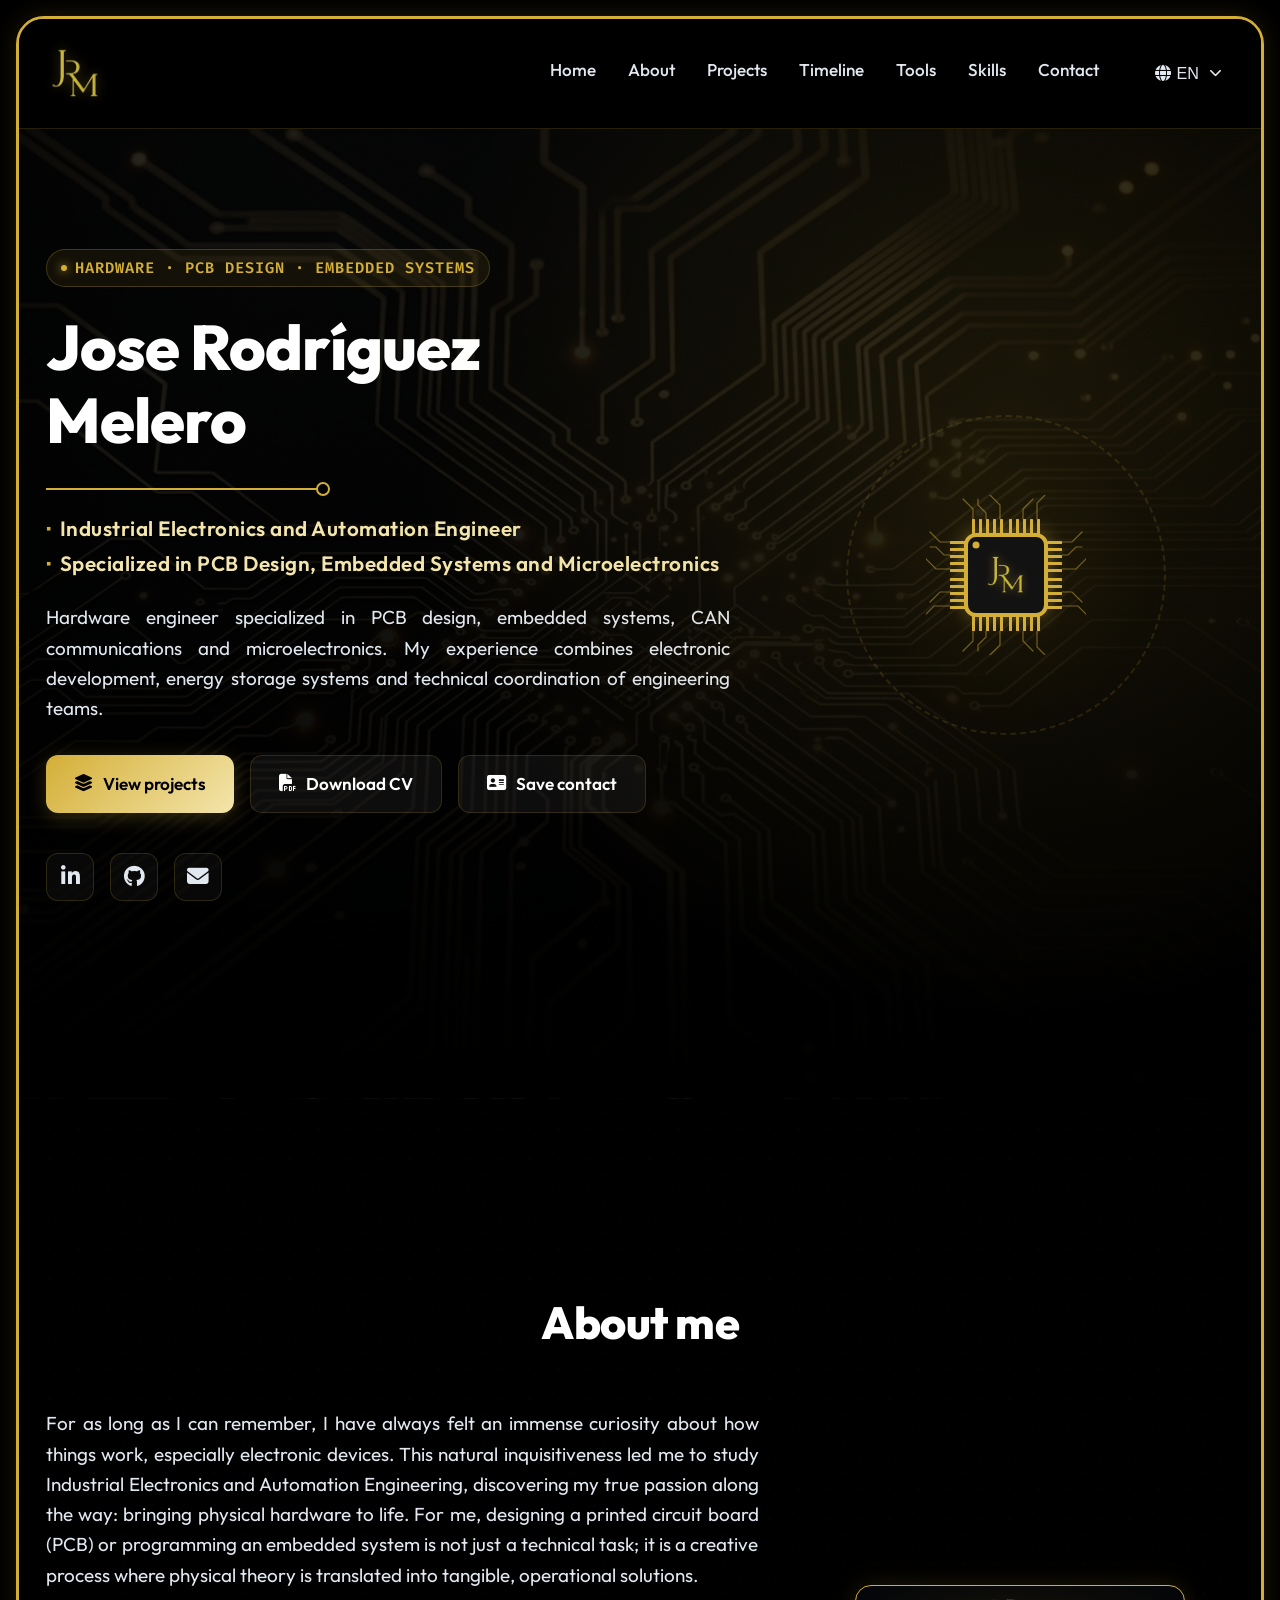
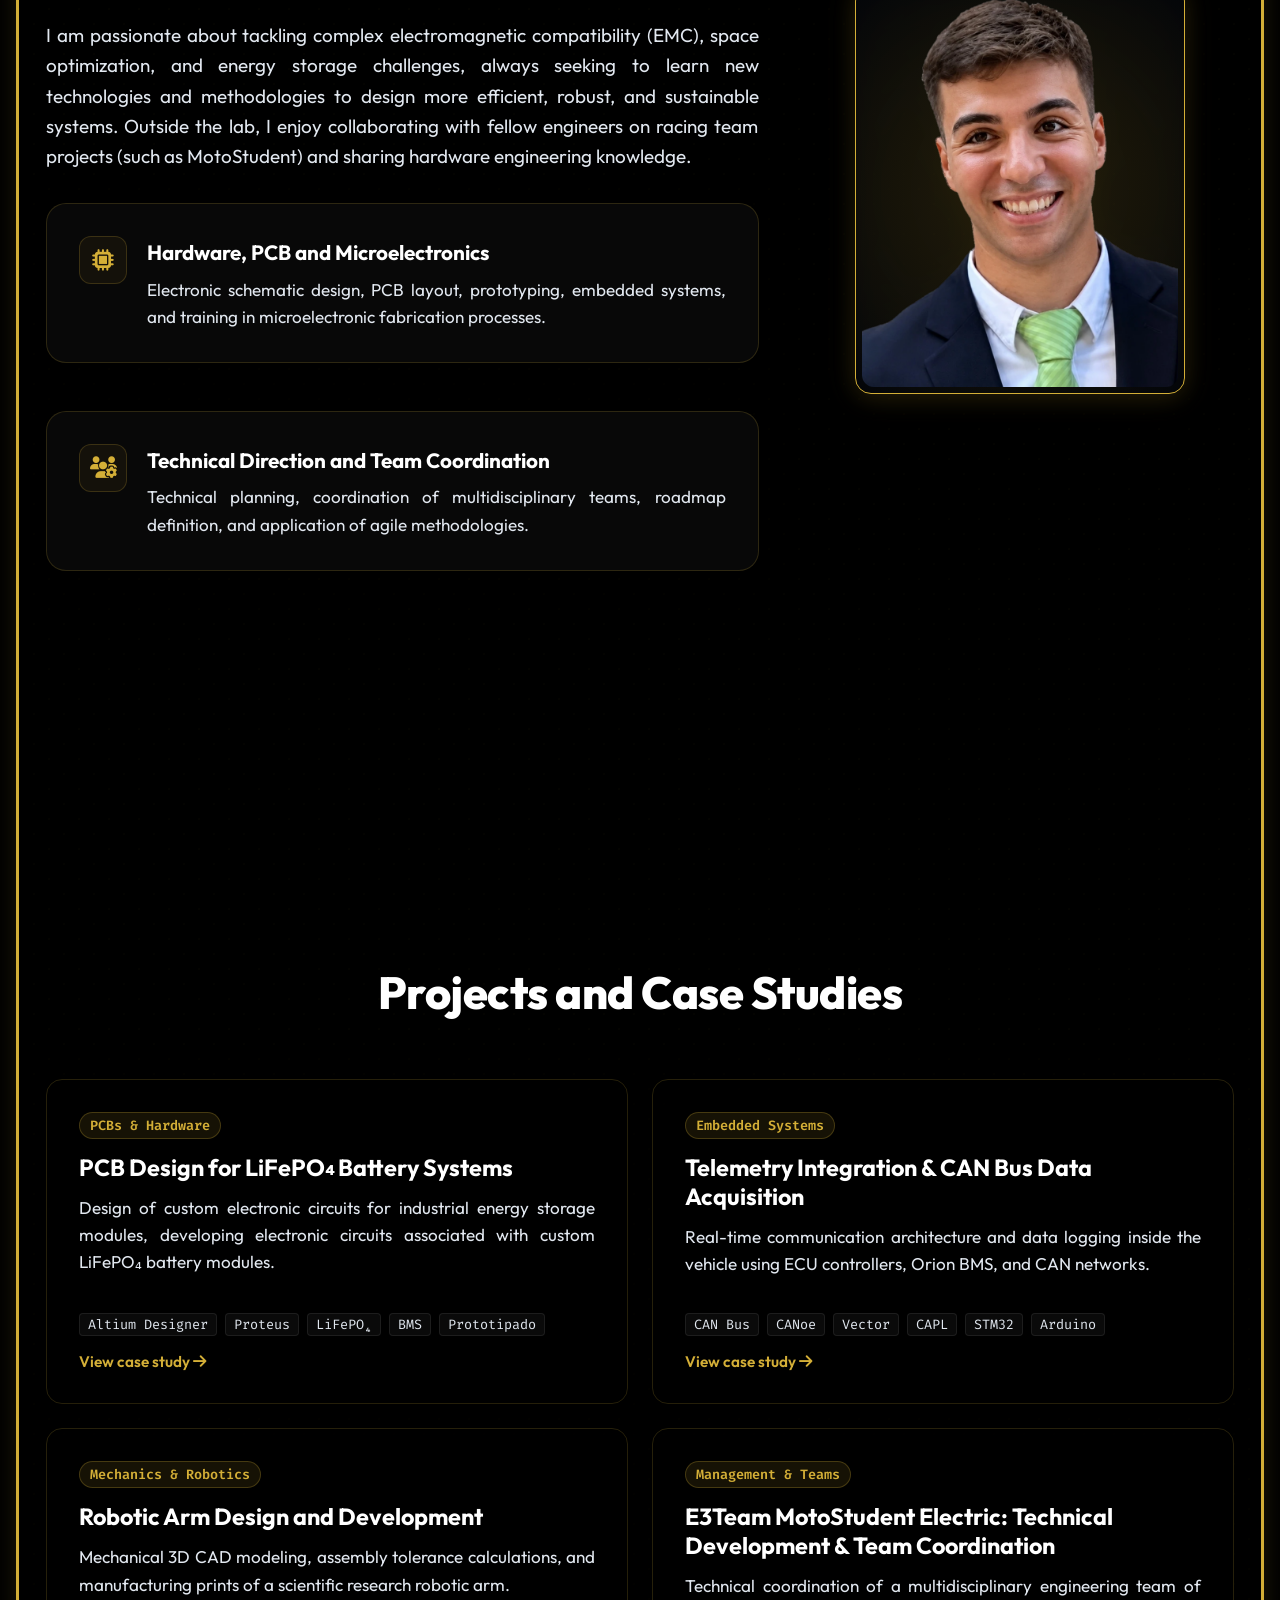
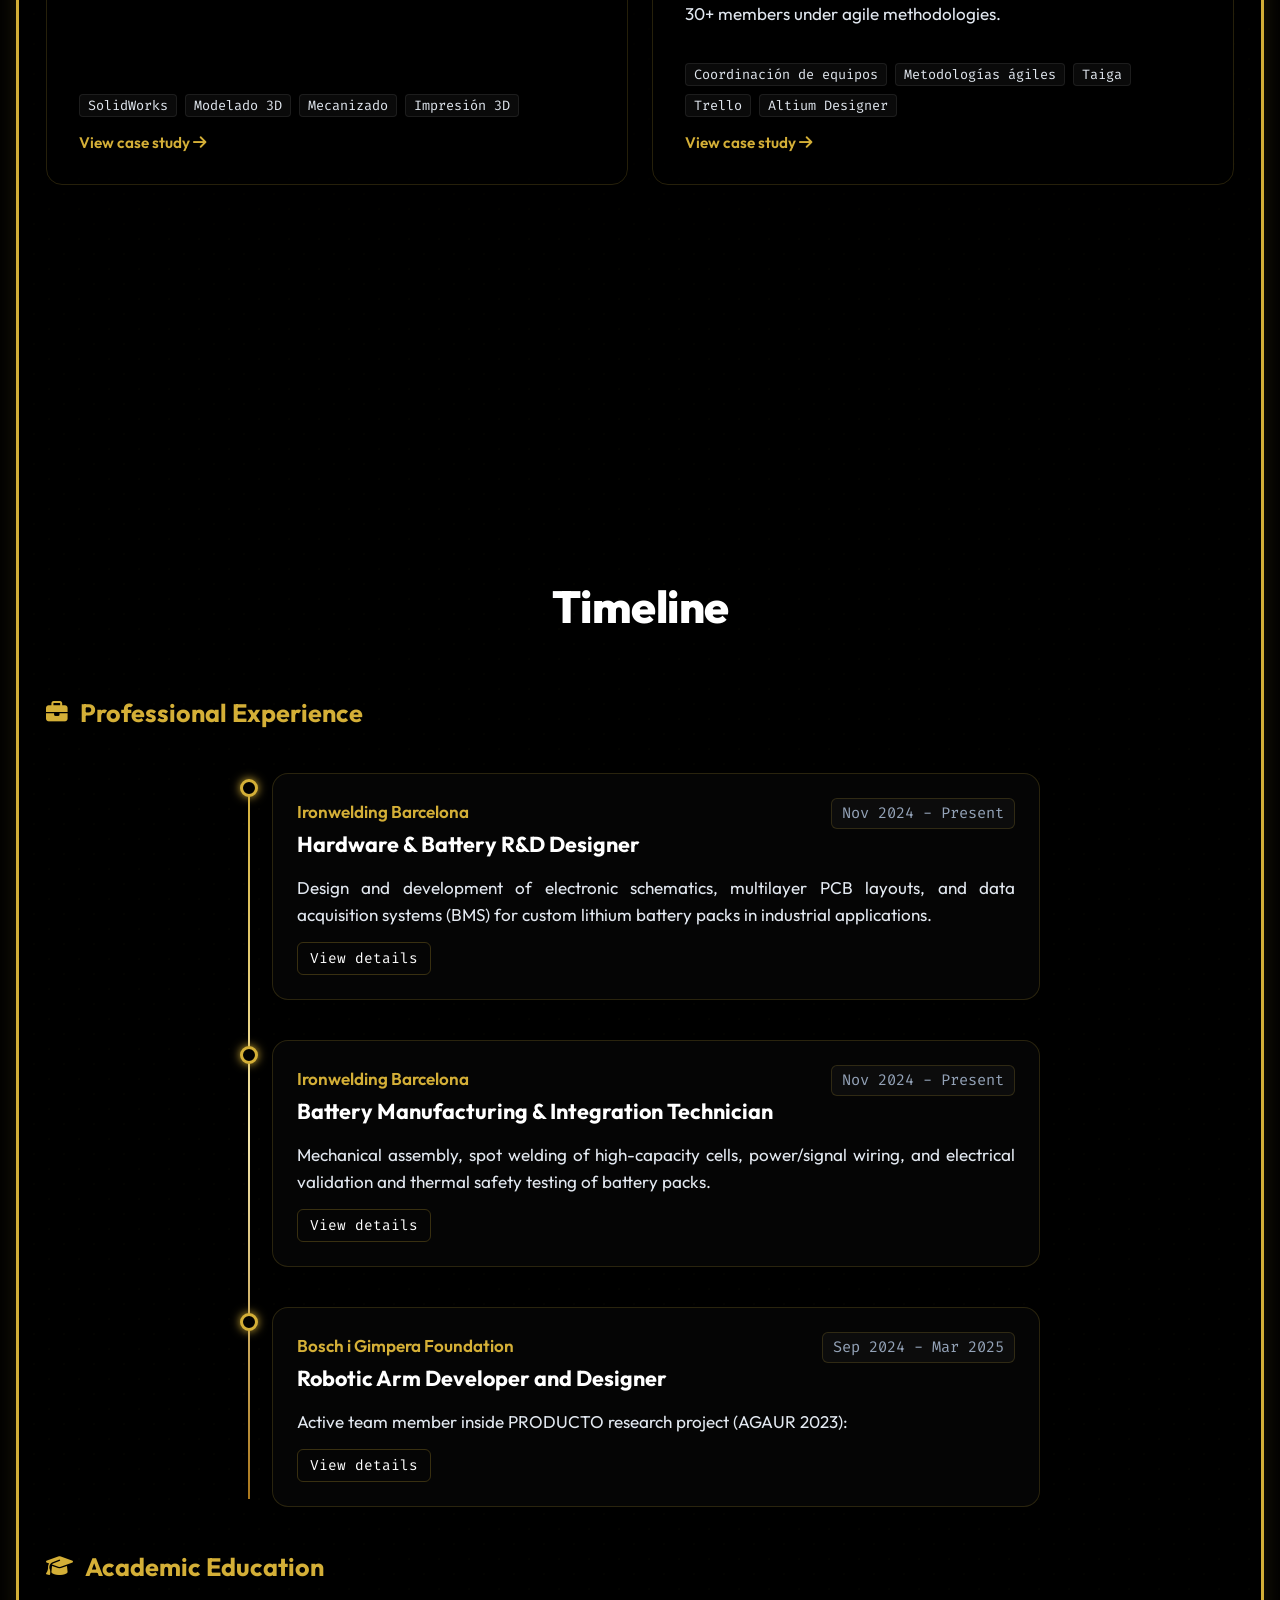
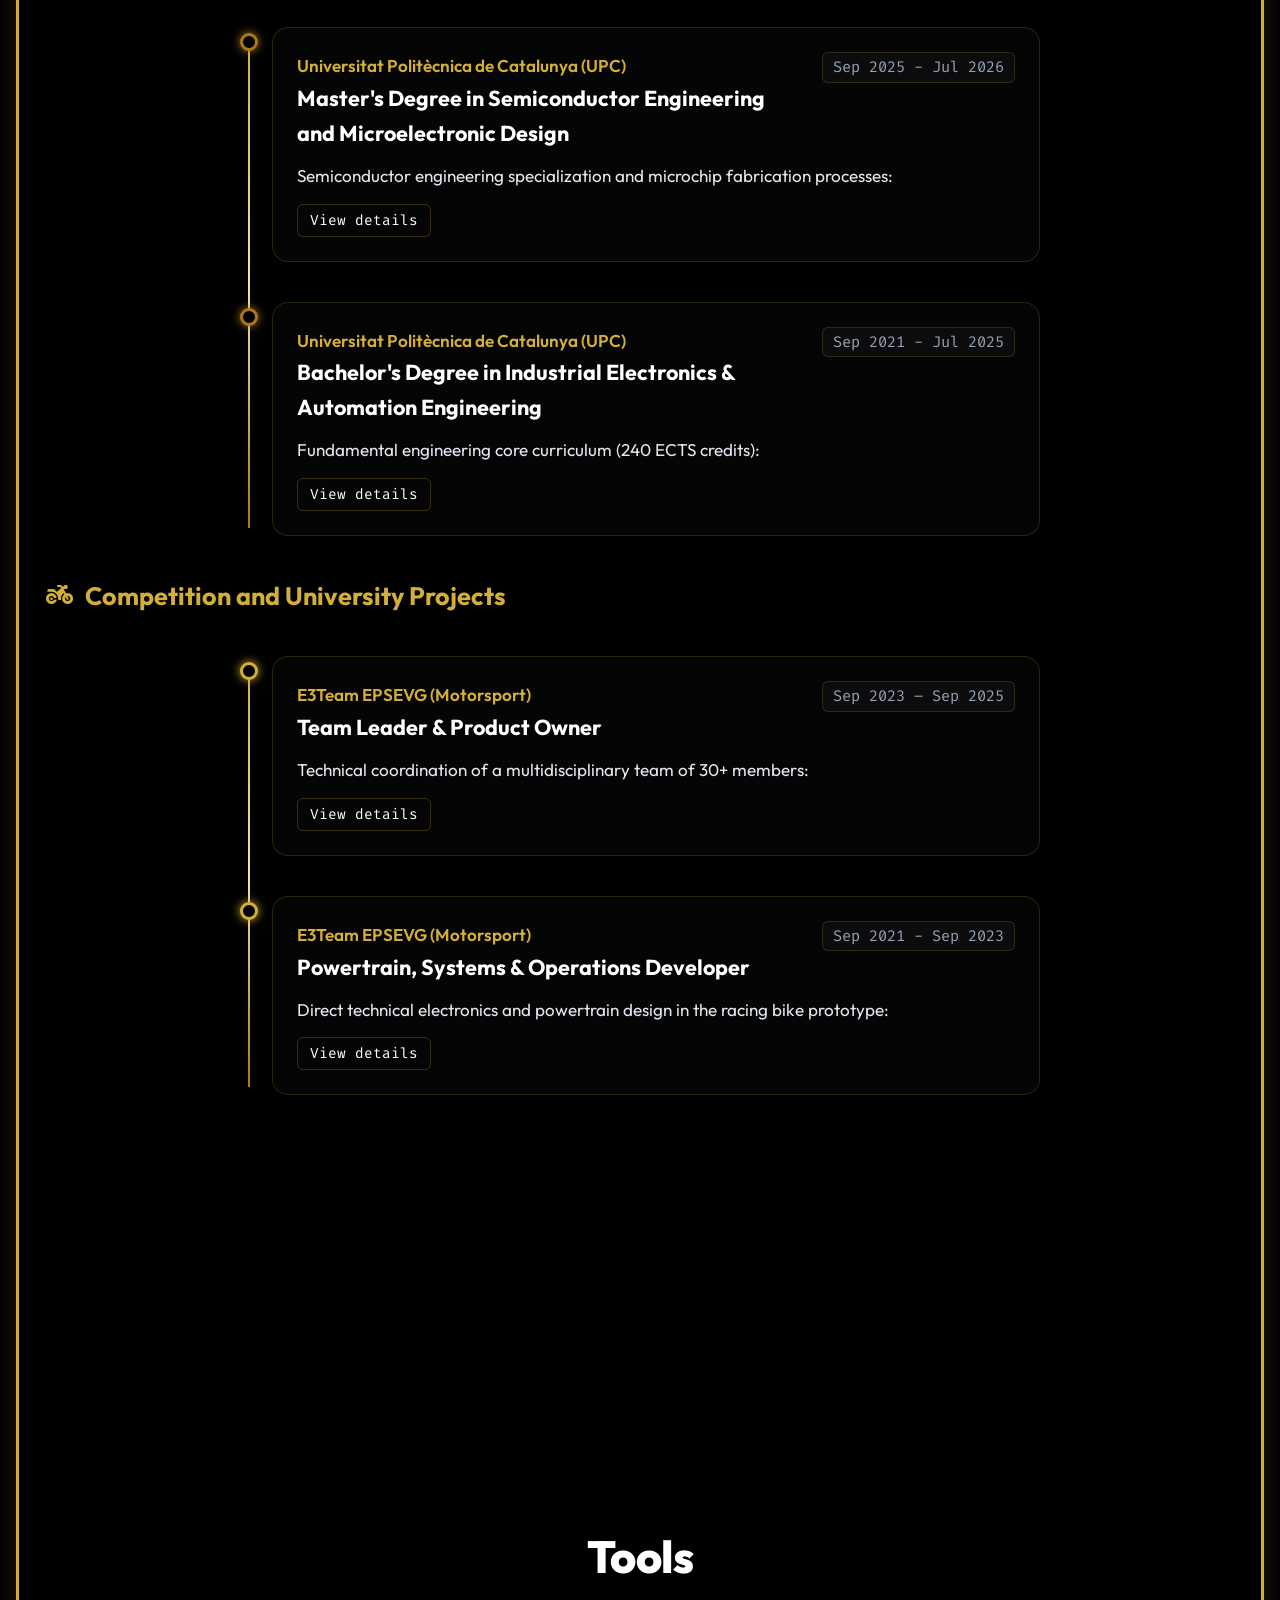
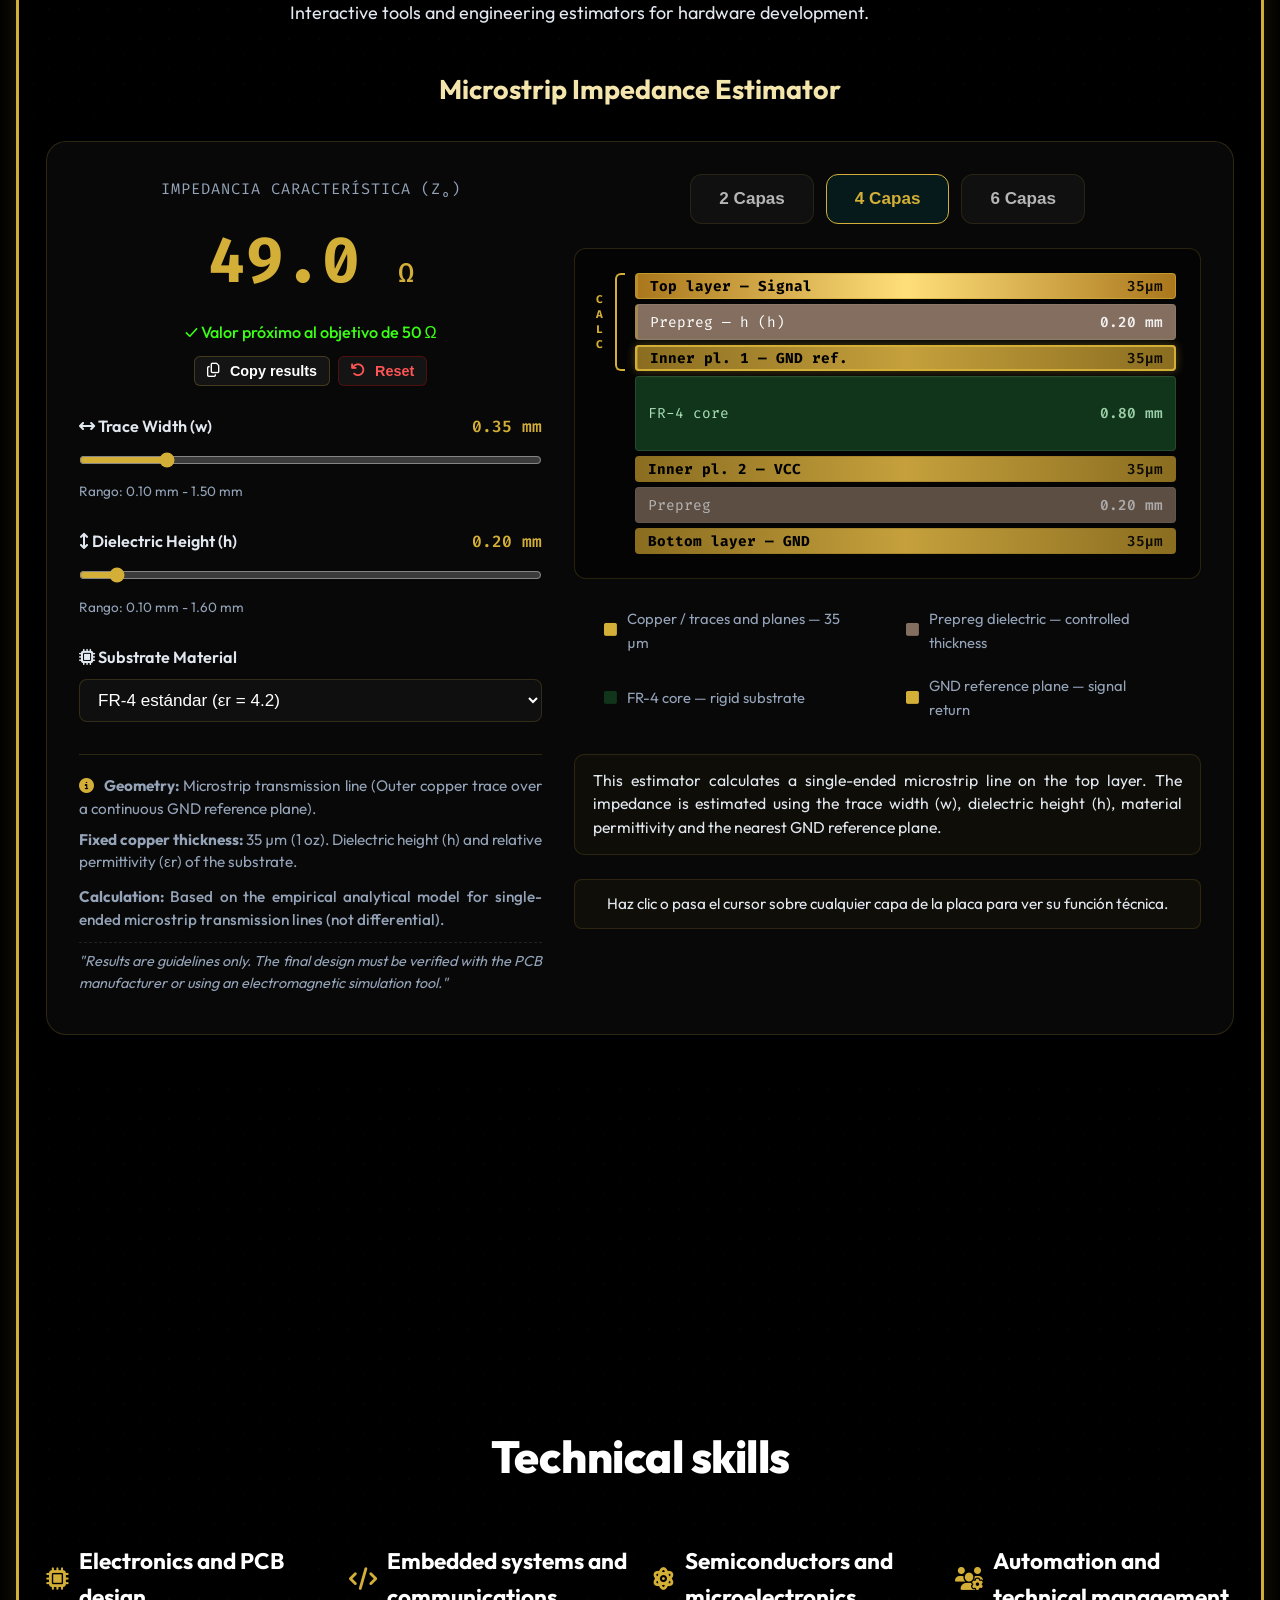
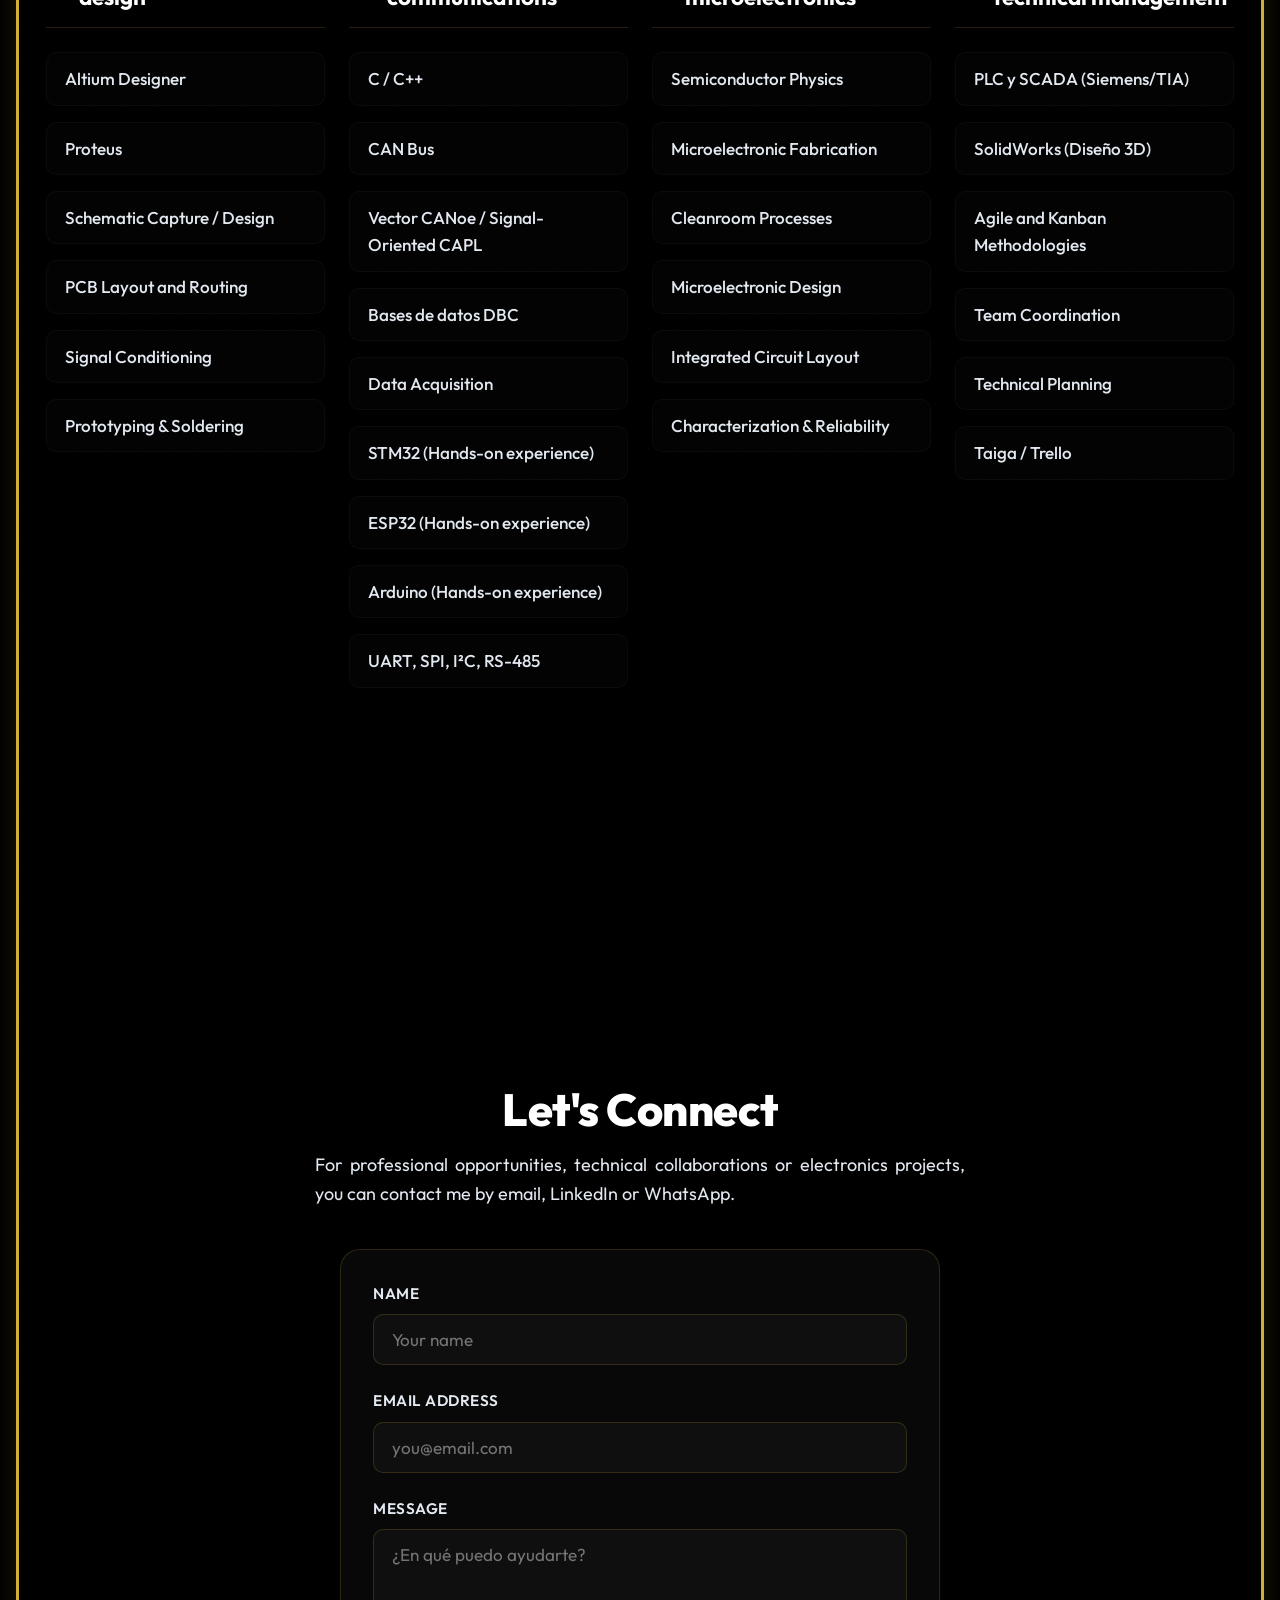
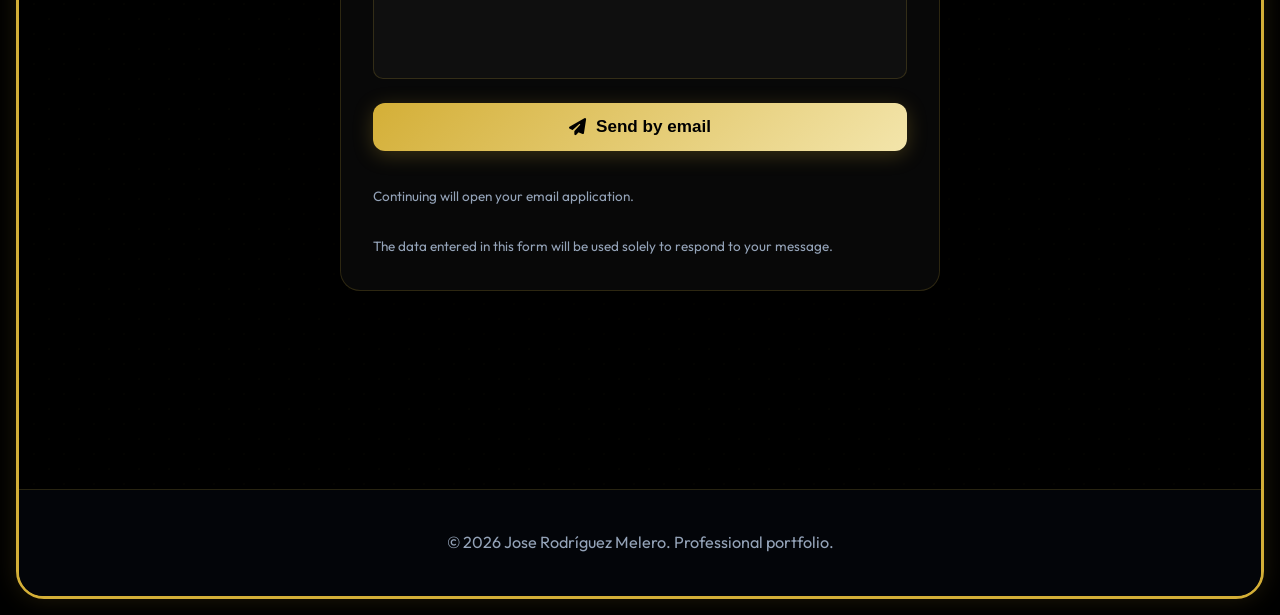
<file: index.html>
<!DOCTYPE html>
<html lang="es">
<head>
    <meta charset="UTF-8">
    <meta name="viewport" content="width=device-width, initial-scale=1.0">
    <title>Jose Rodríguez Melero | Ingeniero de hardware y diseño de PCB</title>
    
    <!-- Meta tags SEO -->
    <meta name="description" content="Portfolio profesional de Jose Rodríguez Melero, ingeniero en electrónica especializado en diseño de PCB, sistemas embebidos, CAN Bus y microelectrónica.">
    <meta name="keywords" content="Ingeniero de hardware, PCB, Sistemas embebidos, CAN Bus, Microelectronica, Jose Rodriguez Melero, Altium, Proteus, Barcelona, España">
    <link rel="canonical" href="https://jose-r-m.github.io/portfolio/">
    <link rel="shortcut icon" href="assets/logo.png" type="image/png">
    
    <!-- Open Graph -->
    <meta property="og:title" content="Jose Rodríguez Melero | Ingeniero de hardware y diseño de PCB">
    <meta property="og:description" content="Portfolio profesional de Jose Rodríguez Melero, ingeniero en electrónica especializado en diseño de PCB, sistemas embebidos, CAN Bus y microelectrónica.">
    <meta property="og:type" content="website">
    <meta property="og:url" content="https://jose-r-m.github.io/portfolio/">
    <meta property="og:image" content="https://jose-r-m.github.io/portfolio/assets/og_image.png">
    
    <!-- Twitter Cards -->
    <meta name="twitter:card" content="summary_large_image">
    <meta name="twitter:title" content="Jose Rodríguez Melero | Ingeniero de hardware y diseño de PCB">
    <meta name="twitter:description" content="Portfolio profesional de Jose Rodríguez Melero, especializado en diseño de PCB y sistemas embebidos.">
    <meta name="twitter:image" content="https://jose-r-m.github.io/portfolio/assets/og_image.png">

    <!-- Schema.org Person metadata -->
    <script type="application/ld+json">
    {
      "@context": "https://schema.org",
      "@type": "Person",
      "name": "Jose Rodríguez Melero",
      "jobTitle": "Ingeniero de hardware",
      "description": "Ingeniero de hardware especializado en diseño de PCB, sistemas embebidos, CAN Bus y microelectrónica.",
      "url": "https://jose-r-m.github.io/portfolio/",
      "image": "https://jose-r-m.github.io/portfolio/assets/og_image.png",
      "address": {
        "@type": "PostalAddress",
        "addressLocality": "Barcelona",
        "addressCountry": "ES"
      },
      "sameAs": [
        "https://www.linkedin.com/in/jose-rodriguez-melero-94b6b1257/",
        "https://github.com/jose-r-m"
      ]
    }
    </script>
    
    <!-- FontAwesome para Iconos -->
    <link rel="stylesheet" href="https://cdnjs.cloudflare.com/ajax/libs/font-awesome/6.4.0/css/all.min.css">
    
    <!-- CSS Estilos -->
    <link rel="stylesheet" href="styles.css">
</head>
<body>

    <!-- SVG Circuit Lines (Fondo Decorativo en Laterales) -->
    <div class="decor-circuit decor-left">
        <svg width="80" height="2000" viewBox="0 0 80 2000" fill="none" xmlns="http://www.w3.org/2000/svg">
            <path d="M10 0 V300 L30 320 V700 L15 715 V1100 L30 1115 V1600 L10 1620 V2000" stroke="rgba(212,175,55,0.08)" stroke-width="2"/>
            <path d="M40 0 V450 L20 470 V850 L35 865 V1300 L15 1315 V1750 L35 1765 V2000" stroke="rgba(212,175,55,0.05)" stroke-width="1.5"/>
        </svg>
    </div>
    <div class="decor-circuit decor-right">
        <svg width="80" height="2000" viewBox="0 0 80 2000" fill="none" xmlns="http://www.w3.org/2000/svg">
            <path d="M70 0 V300 L50 320 V700 L65 715 V1100 L50 1115 V1600 L70 1620 V2000" stroke="rgba(212,175,55,0.08)" stroke-width="2"/>
            <path d="M40 0 V450 L60 470 V850 L45 865 V1300 L65 1315 V1750 L45 1765 V2000" stroke="rgba(212,175,55,0.05)" stroke-width="1.5"/>
        </svg>
    </div>

    <!-- Header & Nav -->
    <header>
        <div class="container nav-wrapper">
            <a href="#" class="logo" aria-label="Volver arriba">
                <!-- Logotipo JRM oficial cargado desde imagen assets/logo.png -->
                <img src="assets/logo.png" alt="Logotipo JRM" class="logo-img">
            </a>
            <nav class="nav-menu-container" aria-label="Navegación principal">
                <ul class="nav-menu" id="nav-menu">
                    <li><a href="#hero" class="nav-link active" data-translate="nav-inicio">Inicio</a></li>
                    <li><a href="#about" class="nav-link" data-translate="nav-about">Sobre mí</a></li>
                    <li><a href="#projects" class="nav-link" data-translate="nav-projects">Proyectos</a></li>
                    <li><a href="#experience" class="nav-link" data-translate="nav-experience">Trayectoria</a></li>
                    <li><a href="#pcb-tool" class="nav-link" data-translate="nav-pcb">Calculadora PCB</a></li>
                    <li><a href="#skills" class="nav-link" data-translate="nav-skills">Habilidades</a></li>
                    <li id="nav-blog-li" style="display: none;"><a href="#blog" class="nav-link" data-translate="nav-blog">Bitácora</a></li>
                    <li><a href="#contact" class="nav-link" data-translate="nav-contact">Contacto</a></li>
                    <!-- Selector de Idioma Dinámico Dropdown -->
                    <li style="margin-left: 12px;" class="lang-dropdown-li">
                        <div class="lang-dropdown" id="lang-dropdown-wrapper">
                            <button class="lang-dropdown-trigger" id="lang-dropdown-trigger" aria-haspopup="listbox" aria-expanded="false" aria-label="Seleccionar idioma / Select language" aria-controls="lang-dropdown-menu">
                                <i class="fa-solid fa-globe"></i> <span id="current-lang-text">ES</span> <i class="fa-solid fa-chevron-down" style="font-size: 0.7rem; margin-left: 4px;"></i>
                            </button>
                            <ul class="lang-dropdown-menu" id="lang-dropdown-menu" role="listbox" aria-label="Idiomas disponibles">
                                <li role="option" id="opt-es" class="lang-dropdown-item active" data-lang="es" tabindex="0" aria-selected="true">Español</li>
                                <li role="option" id="opt-ca" class="lang-dropdown-item" data-lang="ca" tabindex="0" aria-selected="false">Català</li>
                                <li role="option" id="opt-en" class="lang-dropdown-item" data-lang="en" tabindex="0" aria-selected="false">English</li>
                            </ul>
                        </div>
                    </li>
                </ul>
            </nav>
            <button class="menu-toggle" aria-label="Abrir menú" aria-expanded="false" aria-controls="nav-menu">
                <span></span>
                <span></span>
                <span></span>
            </button>
        </div>
    </header>

    <!-- Hero Section -->
    <section id="hero" aria-label="Presentación">
        <div class="container hero-grid">
            <div class="hero-content">
                <div class="badge" data-translate="hero-badge">Hardware · Diseño de PCB · Sistemas embebidos</div>
                <h1 class="hero-title">Jose Rodríguez<br>Melero</h1>
                
                <!-- Línea de circuito dorado con pad (estilo tarjeta de visita) -->
                <div class="hero-circuit-line"></div>
                
                <!-- Subtítulos de ingeniería (estilo tarjeta de visita) -->
                <div class="hero-subtitles">
                    <h3 data-translate="hero-sub1">Ingeniero en Electrónica Industrial y Automática</h3>
                    <h3 data-translate="hero-sub2">Especializado en diseño de PCB, sistemas embebidos y microelectrónica</h3>
                </div>
                
                <p class="hero-desc" data-translate="hero-desc">Ingeniero de hardware especializado en diseño de PCB, sistemas embebidos, comunicaciones CAN y microelectrónica. Mi experiencia combina desarrollo electrónico, sistemas de almacenamiento de energía y coordinación técnica de equipos de ingeniería.</p>
                <div class="btn-group">
                    <a href="#projects" class="btn btn-primary" data-translate="hero-btn-projects"><i class="fa-solid fa-layer-group"></i> Ver proyectos</a>
                    <a href="assets/Jose_Rodriguez_Melero_CV.pdf" download id="link-cv" class="btn btn-secondary" data-translate="hero-btn-cv"><i class="fa-solid fa-file-pdf"></i> Descargar CV</a>
                    <a href="assets/Jose_Rodriguez_Melero.vcf" download class="btn btn-secondary" data-translate="hero-btn-vcard"><i class="fa-solid fa-address-card"></i> Guardar contacto</a>
                </div>
                <div class="social-links">
                    <a href="https://www.linkedin.com/in/jose-rodriguez-melero-94b6b1257/" target="_blank" rel="noopener noreferrer" class="social-btn" aria-label="LinkedIn"><i class="fa-brands fa-linkedin-in"></i></a>
                    <a href="https://github.com/jose-r-m" target="_blank" rel="noopener noreferrer" class="social-btn" aria-label="GitHub"><i class="fa-brands fa-github"></i></a>
                    <a href="mailto:jrmelero@proton.me" class="social-btn" aria-label="Email"><i class="fa-solid fa-envelope"></i></a>
                </div>
            </div>
            <div class="hero-visual">
                <div class="pcb-visualizer">
                    <div class="pcb-chip" style="background: none; border: none; box-shadow: none; padding: 0; width: 160px; height: 160px; display: flex; align-items: center; justify-content: center; position: relative;">
                        <!-- SVG de Microchip QFP de alta densidad (40 pines) con pistas de cobre ruteadas -->
                        <svg width="160" height="160" viewBox="0 0 160 160" fill="none" xmlns="http://www.w3.org/2000/svg" style="position: absolute; z-index: 1;">
                            <!-- Cuerpo del Chip Silicio -->
                            <rect x="40" y="40" width="80" height="80" rx="10" fill="#121212" stroke="#d4af37" stroke-width="4" style="filter: drop-shadow(0px 0px 10px rgba(212,175,55,0.45));"/>
                            
                            <!-- Indicador de Pin 1 (Punto de orientación) -->
                            <circle cx="50" cy="50" r="3.5" fill="#d4af37"/>
                            
                            <!-- 10 Pines Superiores -->
                            <rect x="46" y="24" width="3" height="16" rx="0.5" fill="#d4af37"/>
                            <rect x="53" y="24" width="3" height="16" rx="0.5" fill="#d4af37"/>
                            <rect x="60" y="24" width="3" height="16" rx="0.5" fill="#d4af37"/>
                            <rect x="67" y="24" width="3" height="16" rx="0.5" fill="#d4af37"/>
                            <rect x="74" y="24" width="3" height="16" rx="0.5" fill="#d4af37"/>
                            <rect x="83" y="24" width="3" height="16" rx="0.5" fill="#d4af37"/>
                            <rect x="90" y="24" width="3" height="16" rx="0.5" fill="#d4af37"/>
                            <rect x="97" y="24" width="3" height="16" rx="0.5" fill="#d4af37"/>
                            <rect x="104" y="24" width="3" height="16" rx="0.5" fill="#d4af37"/>
                            <rect x="111" y="24" width="3" height="16" rx="0.5" fill="#d4af37"/>
                            
                            <!-- 10 Pines Inferiores -->
                            <rect x="46" y="120" width="3" height="16" rx="0.5" fill="#d4af37"/>
                            <rect x="53" y="120" width="3" height="16" rx="0.5" fill="#d4af37"/>
                            <rect x="60" y="120" width="3" height="16" rx="0.5" fill="#d4af37"/>
                            <rect x="67" y="120" width="3" height="16" rx="0.5" fill="#d4af37"/>
                            <rect x="74" y="120" width="3" height="16" rx="0.5" fill="#d4af37"/>
                            <rect x="83" y="120" width="3" height="16" rx="0.5" fill="#d4af37"/>
                            <rect x="90" y="120" width="3" height="16" rx="0.5" fill="#d4af37"/>
                            <rect x="97" y="120" width="3" height="16" rx="0.5" fill="#d4af37"/>
                            <rect x="104" y="120" width="3" height="16" rx="0.5" fill="#d4af37"/>
                            <rect x="111" y="120" width="3" height="16" rx="0.5" fill="#d4af37"/>
                            
                            <!-- 10 Pines Izquierdos -->
                            <rect x="24" y="46" width="16" height="3" rx="0.5" fill="#d4af37"/>
                            <rect x="24" y="53" width="16" height="3" rx="0.5" fill="#d4af37"/>
                            <rect x="24" y="60" width="16" height="3" rx="0.5" fill="#d4af37"/>
                            <rect x="24" y="67" width="16" height="3" rx="0.5" fill="#d4af37"/>
                            <rect x="24" y="74" width="16" height="3" rx="0.5" fill="#d4af37"/>
                            <rect x="24" y="83" width="16" height="3" rx="0.5" fill="#d4af37"/>
                            <rect x="24" y="90" width="16" height="3" rx="0.5" fill="#d4af37"/>
                            <rect x="24" y="97" width="16" height="3" rx="0.5" fill="#d4af37"/>
                            <rect x="24" y="104" width="16" height="3" rx="0.5" fill="#d4af37"/>
                            <rect x="24" y="111" width="16" height="3" rx="0.5" fill="#d4af37"/>
                            
                            <!-- 10 Pines Derechos -->
                            <rect x="120" y="46" width="16" height="3" rx="0.5" fill="#d4af37"/>
                            <rect x="120" y="53" width="16" height="3" rx="0.5" fill="#d4af37"/>
                            <rect x="120" y="60" width="16" height="3" rx="0.5" fill="#d4af37"/>
                            <rect x="120" y="67" width="16" height="3" rx="0.5" fill="#d4af37"/>
                            <rect x="120" y="74" width="16" height="3" rx="0.5" fill="#d4af37"/>
                            <rect x="120" y="83" width="16" height="3" rx="0.5" fill="#d4af37"/>
                            <rect x="120" y="90" width="16" height="3" rx="0.5" fill="#d4af37"/>
                            <rect x="120" y="97" width="16" height="3" rx="0.5" fill="#d4af37"/>
                            <rect x="120" y="104" width="16" height="3" rx="0.5" fill="#d4af37"/>
                            <rect x="120" y="111" width="16" height="3" rx="0.5" fill="#d4af37"/>
                            
                            <!-- Pistas de Cobre Ruteadas (Estilo Altium Designer a 45 grados) -->
                            <path d="M47 24V14L37 4" stroke="#d4af37" stroke-width="1.2" stroke-linecap="round" opacity="0.5"/>
                            <path d="M60 24V18L52 10V4" stroke="#d4af37" stroke-width="1.2" stroke-linecap="round" opacity="0.5"/>
                            <path d="M74 24V10L64 0" stroke="#d4af37" stroke-width="1.2" stroke-linecap="round" opacity="0.5"/>
                            <path d="M97 24V14L107 4" stroke="#d4af37" stroke-width="1.2" stroke-linecap="round" opacity="0.5"/>
                            <path d="M111 24V8L119 0" stroke="#d4af37" stroke-width="1.2" stroke-linecap="round" opacity="0.5"/>
                            
                            <path d="M47 136V146L37 156" stroke="#d4af37" stroke-width="1.2" stroke-linecap="round" opacity="0.5"/>
                            <path d="M60 136V142L52 150V156" stroke="#d4af37" stroke-width="1.2" stroke-linecap="round" opacity="0.5"/>
                            <path d="M74 136V150L64 160" stroke="#d4af37" stroke-width="1.2" stroke-linecap="round" opacity="0.5"/>
                            <path d="M97 136V146L107 156" stroke="#d4af37" stroke-width="1.2" stroke-linecap="round" opacity="0.5"/>
                            <path d="M111 136V152L119 160" stroke="#d4af37" stroke-width="1.2" stroke-linecap="round" opacity="0.5"/>
                            
                            <path d="M24 47H14L4 37" stroke="#d4af37" stroke-width="1.2" stroke-linecap="round" opacity="0.5"/>
                            <path d="M24 60H18L10 52H4" stroke="#d4af37" stroke-width="1.2" stroke-linecap="round" opacity="0.5"/>
                            <path d="M24 74H10L0 64" stroke="#d4af37" stroke-width="1.2" stroke-linecap="round" opacity="0.5"/>
                            <path d="M24 97H14L4 107" stroke="#d4af37" stroke-width="1.2" stroke-linecap="round" opacity="0.5"/>
                            <path d="M24 111H8L0 119" stroke="#d4af37" stroke-width="1.2" stroke-linecap="round" opacity="0.5"/>
                            
                            <path d="M136 47H146L156 37" stroke="#d4af37" stroke-width="1.2" stroke-linecap="round" opacity="0.5"/>
                            <path d="M136 60H142L150 52H156" stroke="#d4af37" stroke-width="1.2" stroke-linecap="round" opacity="0.5"/>
                            <path d="M136 74H150L160 64" stroke="#d4af37" stroke-width="1.2" stroke-linecap="round" opacity="0.5"/>
                            <path d="M136 97H146L156 107" stroke="#d4af37" stroke-width="1.2" stroke-linecap="round" opacity="0.5"/>
                            <path d="M136 111H152L160 119" stroke="#d4af37" stroke-width="1.2" stroke-linecap="round" opacity="0.5"/>
                        </svg>
                        
                        <!-- Logotipo JRM oficial superpuesto en el centro del chip -->
                        <img src="assets/logo.png" alt="Logotipo JRM" style="width: 50px; height: 50px; object-fit: contain; position: absolute; z-index: 2; filter: drop-shadow(0px 0px 4px rgba(212,175,55,0.45));">
                    </div>
                </div>
            </div>
        </div>
    </section>

    <!-- About Section -->
    <section id="about">
        <div class="container">
            <div class="section-header">
                <h2 class="section-title" data-translate="about-title">Sobre mí</h2>
            </div>
            <div class="about-grid">
                <!-- Columna izquierda: texto profesional y tarjetas de especialidad -->
                <div class="about-content-left">
                    <div class="about-text">
                        <p data-translate="about-p1">Ingeniero en Electrónica Industrial y Automática, especializado en diseño de PCB, sistemas embebidos y microelectrónica. Mi experiencia combina desarrollo de hardware, comunicaciones CAN, sistemas de almacenamiento de energía y coordinación técnica de equipos multidisciplinares.</p>
                    </div>
                    
                    <div class="about-features" style="margin-top: 32px;">
                        <div class="feature-card glass-card">
                            <div class="feature-icon"><i class="fa-solid fa-microchip"></i></div>
                            <div>
                                <h4 data-translate="feature-hw-title">Hardware, PCB y microelectrónica</h4>
                                <p data-translate="feature-hw-desc">Diseño de esquemas electrónicos, layout de PCB, prototipado, sistemas embebidos y formación en procesos de fabricación microelectrónica.</p>
                            </div>
                        </div>
                        <div class="feature-card glass-card" style="margin-top: 24px;">
                            <div class="feature-icon"><i class="fa-solid fa-users-gear"></i></div>
                            <div>
                                <h4 data-translate="feature-mgmt-title">Dirección técnica y coordinación de equipos</h4>
                                <p data-translate="feature-mgmt-desc">Planificación técnica, coordinación de equipos multidisciplinares, definición de roadmaps y aplicación de metodologías ágiles.</p>
                            </div>
                        </div>
                    </div>
                </div>

                <!-- Columna derecha: fotografía profesional -->
                <div class="about-content-right">
                    <div class="profile-image-container">
                        <img src="assets/profile.webp" alt="Retrato profesional de Jose Rodríguez Melero." class="profile-img" loading="lazy">
                    </div>
                </div>
            </div>
        </div>
    </section>

    <!-- Projects Section -->
    <section id="projects">
        <div class="container">
            <div class="section-header">
                <h2 class="section-title" data-translate="projects-title">Proyectos y casos de estudio</h2>
            </div>
            
            <!-- Projects Grid -->
            <div class="projects-grid">
                
                <!-- Proyecto 1 -->
                <button class="project-card glass-card" aria-haspopup="dialog" aria-label="Ver detalles del proyecto: Diseño de PCB para sistemas de baterías LiFePO₄">
                    <span class="project-badge" data-translate="proj1-badge">PCBs &amp; Hardware</span>
                    <span class="project-content">
                        <span class="project-title" data-translate="proj1-title">Diseño de PCB para sistemas de baterías LiFePO₄</span>
                        <span class="project-desc" data-translate="proj1-desc">Diseño de circuitos electrónicos a medida para módulos de almacenamiento de energía industriales, desarrollando circuitos electrónicos asociados a módulos de baterías LiFePO₄ personalizados.</span>
                        <span class="project-tags">
                            <span>Altium Designer</span>
                            <span>Proteus</span>
                            <span>LiFePO₄</span>
                            <span>BMS</span>
                            <span>Prototipado</span>
                        </span>
                        <span class="project-more" data-translate="proj1-more">Ver caso de estudio <i class="fa-solid fa-arrow-right"></i></span>
                    </span>
                </button>
                
                <!-- Proyecto 2 -->
                <button class="project-card glass-card" aria-haspopup="dialog" aria-label="Ver detalles del proyecto: Integración de telemetría y adquisición de datos CAN Bus">
                    <span class="project-badge" data-translate="proj2-badge">Sistemas Embebidos</span>
                    <span class="project-content">
                        <span class="project-title" data-translate="proj2-title">Integración de telemetría y adquisición de datos CAN Bus</span>
                        <span class="project-desc" data-translate="proj2-desc">Desarrollo y montaje de la red de comunicación interna del vehículo utilizando centralitas, BMS Orion e Inversores bajo protocolo CAN Bus.</span>
                        <span class="project-tags">
                            <span>CAN Bus</span>
                            <span>CANoe</span>
                            <span>Vector</span>
                            <span>CAPL</span>
                            <span>STM32</span>
                            <span>Arduino</span>
                        </span>
                        <span class="project-more" data-translate="proj2-more">Ver caso de estudio <i class="fa-solid fa-arrow-right"></i></span>
                    </span>
                </button>
                
                <!-- Proyecto 3 -->
                <button class="project-card glass-card" aria-haspopup="dialog" aria-label="Ver detalles del proyecto: Desarrollo y diseño de brazo robótico">
                    <span class="project-badge" data-translate="proj3-badge">Mecánica &amp; Robótica</span>
                    <span class="project-content">
                        <span class="project-title" data-translate="proj3-title">Desarrollo y diseño de brazo robótico</span>
                        <span class="project-desc" data-translate="proj3-desc">Diseño mecánico en 3D, cálculos estructurales e impresión/mecanizado de un brazo robótico de investigación.</span>
                        <span class="project-tags">
                            <span>SolidWorks</span>
                            <span>Modelado 3D</span>
                            <span>Mecanizado</span>
                            <span>Impresión 3D</span>
                        </span>
                        <span class="project-more" data-translate="proj3-more">Ver caso de estudio <i class="fa-solid fa-arrow-right"></i></span>
                    </span>
                </button>
                
                <!-- Proyecto 4 -->
                <button class="project-card glass-card" aria-haspopup="dialog" aria-label="Ver detalles del proyecto: E3Team MotoStudent Electric: desarrollo técnico y coordinación del equipo">
                    <span class="project-badge" data-translate="proj4-badge">Gestión &amp; Equipos</span>
                    <span class="project-content">
                        <span class="project-title" data-translate="proj4-title">E3Team MotoStudent Electric: desarrollo técnico y coordinación del equipo</span>
                        <span class="project-desc" data-translate="proj4-desc">Coordinación técnica de un equipo de ingeniería multidisciplinar de más de 30 integrantes bajo metodologías ágiles.</span>
                        <span class="project-tags">
                            <span>Coordinación de equipos</span>
                            <span>Metodologías ágiles</span>
                            <span>Taiga</span>
                            <span>Trello</span>
                            <span>Altium Designer</span>
                        </span>
                        <span class="project-more" data-translate="proj4-more">Ver caso de estudio <i class="fa-solid fa-arrow-right"></i></span>
                    </span>
                </button>
                
            </div>
        </div>
    </section>

    <!-- Experience & Education Section -->
    <section id="experience">
        <div class="container">
            <div class="section-header">
                <h2 class="section-title" data-translate="exp-title">Trayectoria</h2>
            </div>
            
            <div class="trajectory-wrapper">
                <!-- A. Experiencia profesional -->
                <div class="trajectory-block">
                    <h3 class="trajectory-block-title" data-translate="traj-professional-title"><i class="fa-solid fa-briefcase"></i> Experiencia profesional</h3>
                    <div class="timeline">
                        <!-- Ironwelding R&D -->
                        <div class="timeline-item">
                            <div class="timeline-dot"></div>
                            <div class="timeline-content">
                                <div class="timeline-header">
                                    <div>
                                        <span class="timeline-company" data-translate="exp1-comp">Ironwelding Barcelona</span>
                                        <h4 class="timeline-title" data-translate="exp1-title">Diseñador de Hardware y Baterías I+D</h4>
                                    </div>
                                    <span class="timeline-date" data-translate="exp1-date">Nov 2024 - Actualidad</span>
                                </div>
                                <p class="timeline-desc" data-translate="exp1-desc">Diseño y desarrollo de esquemas electrónicos, layouts de PCB multicapa y sistemas de adquisición de datos (BMS) para packs de baterías de litio en aplicaciones industriales.</p>
                                <div class="timeline-details collapsed" id="details-exp1">
                                    <ul class="timeline-bullets">
                                        <li data-translate="exp1-b1"><span>Diseño de PCBs:</span> Creación de circuitos electrónicos y placas de circuito impreso (PCBs) multicapa optimizadas para la gestión y balanceo de celdas utilizando <strong>Altium Designer</strong> y <strong>Proteus</strong>.</li>
                                        <li data-translate="exp1-b2"><span>Estructura &amp; Montaje:</span> Modelado 3D de carcasas y soportes estructurales de baterías para garantizar la disipación térmica y protección mecánica ante vibraciones.</li>
                                        <li data-translate="exp1-b3"><span>Gestión técnica:</span> Redacción de documentación de diseño técnico, especificaciones funcionales y planes de prueba de laboratorios para celdas electroquímicas.</li>
                                    </ul>
                                </div>
                                <button class="btn-toggle-details btn-secondary" data-target="details-exp1" data-translate="btn-more">Ver detalles</button>
                            </div>
                        </div>

                        <!-- Ironwelding Fabrication -->
                        <div class="timeline-item">
                            <div class="timeline-dot"></div>
                            <div class="timeline-content">
                                <div class="timeline-header">
                                    <div>
                                        <span class="timeline-company" data-translate="exp1b-comp">Ironwelding Barcelona</span>
                                        <h4 class="timeline-title" data-translate="exp1b-title">Técnico de Fabricación e Integración de Baterías</h4>
                                    </div>
                                    <span class="timeline-date" data-translate="exp1b-date">Nov 2024 - Actualidad</span>
                                </div>
                                <p class="timeline-desc" data-translate="exp1b-desc">Ensamblaje mecánico, soldadura por puntos de celdas de alta capacidad, cableado de potencia/señal y ensayos de validación eléctrica y seguridad térmica de battery packs.</p>
                                <div class="timeline-details collapsed" id="details-exp1b">
                                    <ul class="timeline-bullets">
                                        <li data-translate="exp1b-b1"><span>Interconexión de celdas:</span> Soldadura de alta precisión de pletinas de níquel para la interconexión de celdas LiFePO4 de alta capacidad y montaje de mazos de cables.</li>
                                        <li data-translate="exp1b-b2"><span>Integración BMS:</span> Programación e integración física de sistemas BMS comerciales y sensores analógicos de temperatura y voltaje en el chasis.</li>
                                        <li data-translate="exp1b-b3"><span>Ensayos y calidad:</span> Ensayos de ciclado, caracterización de celdas de litio, diagnóstico de fallos térmicos/eléctricos y control de calidad final de producción.</li>
                                    </ul>
                                </div>
                                <button class="btn-toggle-details btn-secondary" data-target="details-exp1b" data-translate="btn-more">Ver detalles</button>
                            </div>
                        </div>

                        <!-- Bosch i Gimpera -->
                        <div class="timeline-item">
                            <div class="timeline-dot"></div>
                            <div class="timeline-content">
                                <div class="timeline-header">
                                    <div>
                                        <span class="timeline-company" data-translate="exp3-comp">Fundació Bosch i Gimpera</span>
                                        <h4 class="timeline-title" data-translate="exp3-title">Desarrollador y diseñador de brazo robótico</h4>
                                    </div>
                                    <span class="timeline-date" data-translate="exp3-date">Sep 2024 - Mar 2025</span>
                                </div>
                                <p class="timeline-desc" data-translate="exp3-desc">Participación activa en el proyecto de investigación PRODUCTO (AGAUR 2023):</p>
                                <div class="timeline-details collapsed" id="details-exp3">
                                    <ul class="timeline-bullets">
                                        <li data-translate="exp3-b1">Diseño y modelado 3D mecánico del brazo robótico, selección de materiales y cálculos estructurales de tolerancias con SolidWorks.</li>
                                        <li data-translate="exp3-b2">Fabricación de prototipos funcionales mediante mecanizado e impresión 3D.</li>
                                        <li data-translate="exp3-b3">Colaboración en el equipo científico de validación, experimentación y redacción de informes técnicos.</li>
                                    </ul>
                                </div>
                                <button class="btn-toggle-details btn-secondary" data-target="details-exp3" data-translate="btn-more">Ver detalles</button>
                            </div>
                        </div>
                    </div>
                </div>

                <!-- B. Formación académica -->
                <div class="trajectory-block">
                    <h3 class="trajectory-block-title" data-translate="traj-academic-title"><i class="fa-solid fa-graduation-cap"></i> Formación académica</h3>
                    <div class="timeline">
                        <!-- Master -->
                        <div class="timeline-item">
                            <div class="timeline-dot" style="border-color: var(--accent-purple); box-shadow: 0 0 10px var(--accent-purple);"></div>
                            <div class="timeline-content">
                                <div class="timeline-header">
                                    <div>
                                        <span class="timeline-company" data-translate="exp2-comp">Universitat Politècnica de Catalunya (UPC)</span>
                                        <h4 class="timeline-title" data-translate="exp2-title">Máster en Ingeniería de Semiconductores y Diseño Microelectrónico</h4>
                                    </div>
                                    <span class="timeline-date" data-translate="exp2-date">Sep 2025 - Jul 2026</span>
                                </div>
                                <p class="timeline-desc" data-translate="exp2-desc">Especialidad en Ingeniería de Semiconductores y procesos de fabricación:</p>
                                <div class="timeline-details collapsed" id="details-edu1">
                                    <ul class="timeline-bullets">
                                        <li data-translate="exp2-b1">Estudio en profundidad de los procesos de fabricación microelectrónica y física de dispositivos.</li>
                                        <li data-translate="exp2-b2">Formación en fabricación microelectrónica y procesos de sala blanca (Cleanroom ISO 5), control ambiental y caracterización.</li>
                                        <li data-translate="exp2-b3">Diseño y layout físico de circuitos integrados, análisis de fiabilidad, fotónica integrada, dispositivos de potencia y microsensores.</li>
                                    </ul>
                                </div>
                                <button class="btn-toggle-details btn-secondary" data-target="details-edu1" data-translate="btn-more">Ver detalles</button>
                            </div>
                        </div>

                        <!-- Grado -->
                        <div class="timeline-item">
                            <div class="timeline-dot" style="border-color: var(--accent-purple); box-shadow: 0 0 10px var(--accent-purple);"></div>
                            <div class="timeline-content">
                                <div class="timeline-header">
                                    <div>
                                        <span class="timeline-company" data-translate="exp6-comp">Universitat Politècnica de Catalunya (UPC)</span>
                                        <h4 class="timeline-title" data-translate="exp6-title">Grado en Ingeniería Electrónica Industrial y Automática</h4>
                                    </div>
                                    <span class="timeline-date" data-translate="exp6-date">Sep 2021 - Jul 2025</span>
                                </div>
                                <p class="timeline-desc" data-translate="exp6-desc">Formación de base en ingeniería (240 créditos ECTS):</p>
                                <div class="timeline-details collapsed" id="details-edu2">
                                    <ul class="timeline-bullets">
                                        <li data-translate="exp6-b1">Proyectos de automatización con PLCs (TIA Portal/Siemens), SCADA, instrumentación y soldadura SMD.</li>
                                        <li data-translate="exp6-b2">Programación en Arduino, Matlab, Python y simulaciones electromecánicas.</li>
                                        <li data-translate="exp6-b3">Trabajo de Fin de Grado (TFG) enfocado en redes de adquisición de datos mediante CAN Bus en vehículos eléctricos de competición.</li>
                                    </ul>
                                    <!-- Enlace al TFG publicado en UPCommons -->
                                    <div style="margin-top: 14px;">
                                        <a href="https://hdl.handle.net/2117/446188" target="_blank" rel="noopener noreferrer" class="btn btn-secondary" style="padding: 8px 16px; font-size: 0.85rem; border-radius: 8px; display: inline-flex; align-items: center; gap: 8px; border-color: rgba(212, 175, 55, 0.25);">
                                            <i class="fa-solid fa-graduation-cap" style="color: var(--accent-cyan);"></i> <span data-translate="exp6-tfg">Ver TFG: Adquisición de Datos CAN Bus (UPCommons)</span> <i class="fa-solid fa-arrow-up-right-from-square" style="font-size: 0.7rem; opacity: 0.7;"></i>
                                        </a>
                                    </div>
                                </div>
                                <button class="btn-toggle-details btn-secondary" data-target="details-edu2" data-translate="btn-more">Ver detalles</button>
                            </div>
                        </div>
                    </div>
                </div>

                <!-- C. Competición y proyectos universitarios -->
                <div class="trajectory-block">
                    <h3 class="trajectory-block-title" data-translate="traj-competition-title"><i class="fa-solid fa-motorcycle"></i> Competición y proyectos universitarios</h3>
                    <div class="timeline">
                        <!-- TL E3Team -->
                        <div class="timeline-item">
                            <div class="timeline-dot"></div>
                            <div class="timeline-content">
                                <div class="timeline-header">
                                    <div>
                                        <span class="timeline-company" data-translate="exp4-comp">E3Team EPSEVG (Motorsport)</span>
                                        <h4 class="timeline-title" data-translate="exp4-title">Team Leader &amp; Product Owner</h4>
                                    </div>
                                    <span class="timeline-date" data-translate="exp4-date">Sep 2023 – Sep 2025</span>
                                </div>
                                <p class="timeline-desc" data-translate="exp4-desc">Coordinación técnica de un equipo multidisciplinar de más de 30 integrantes:</p>
                                <div class="timeline-details collapsed" id="details-comp1">
                                    <ul class="timeline-bullets">
                                        <li data-translate="exp4-b1">Coordinación, planificación estratégica y asignación de tareas del equipo de MotoStudent Electric.</li>
                                        <li data-translate="exp4-b2">Implementación de metodologías ágiles (Agile/Kanban) con Taiga y Trello para definir roadmaps de entrega.</li>
                                        <li data-translate="exp4-b3">Supervisión técnica de la integración de componentes de hardware, firmware y sistemas estructurales.</li>
                                        <li data-translate="exp4-b4">Obtención de la 4ª posición internacional en la fase final de la competición en MotorLand Aragón (septiembre de 2025).</li>
                                    </ul>
                                </div>
                                <button class="btn-toggle-details btn-secondary" data-target="details-comp1" data-translate="btn-more">Ver detalles</button>
                            </div>
                        </div>

                        <!-- Dev E3Team -->
                        <div class="timeline-item">
                            <div class="timeline-dot"></div>
                            <div class="timeline-content">
                                <div class="timeline-header">
                                    <div>
                                        <span class="timeline-company" data-translate="exp5-comp">E3Team EPSEVG (Motorsport)</span>
                                        <h4 class="timeline-title" data-translate="exp5-title">Desarrollador de Powertrain, Sistemas &amp; Operaciones</h4>
                                    </div>
                                    <span class="timeline-date" data-translate="exp5-date">Sep 2021 - Sep 2023</span>
                                </div>
                                <p class="timeline-desc" data-translate="exp5-desc">Desarrollo directo en el hardware eléctrico y de telemetría de la moto de competición:</p>
                                <div class="timeline-details collapsed" id="details-comp2">
                                    <ul class="timeline-bullets">
                                        <li data-translate="exp5-b1"><span>Powertrain &amp; Baterías:</span> Ruteado de esquemas eléctricos de potencia, cableado de alta tensión, montaje del battery pack e integración del BMS Orion.</li>
                                        <li data-translate="exp5-b2"><span>Sistemas &amp; ECUs:</span> Soldadura y montaje de PCBs personalizadas para centralitas, cableado de baja tensión y desarrollo lógico de display / telemetría CAN.</li>
                                        <li data-translate="exp5-b3"><span>Operaciones:</span> Gestión técnica de patrocinadores corporativos, crowdfunding y organización interna.</li>
                                    </ul>
                                </div>
                                <button class="btn-toggle-details btn-secondary" data-target="details-comp2" data-translate="btn-more">Ver detalles</button>
                            </div>
                        </div>
                    </div>
                </div>
            </div>
        </div>
    </section>

    <section id="pcb-tool" class="section-gold-border">
        <div class="container">
            <div class="section-header" style="margin-bottom: 40px;">
                <h2 class="section-title" data-translate="nav-pcb">Herramientas</h2>
                <p class="section-subtitle tool-subtitle" data-translate="pcb-section-desc">Herramientas y estimadores interactivos de ingeniería para desarrollo de hardware.</p>
            </div>
            
            <h3 class="tool-sub-title" data-translate="tool-title" style="text-align: center; margin-bottom: 30px; font-size: 1.5rem; color: var(--accent-blue); font-family: var(--font-outfit); font-weight: 700;">Estimador de impedancia microstrip</h3>
            
            <div class="pcb-calculator-card glass-card">
                <div class="pcb-tool-grid">
                    <!-- Calculator Controls (Left Column on Desktop, Top on Mobile) -->
                    <div class="calc-card-pane">
                        <div class="calc-header">
                            <span class="calc-display-lbl">Impedancia Característica (Z₀)</span>
                            <div class="impedance-display">50.0 <span>Ω</span></div>
                            <div class="impedance-status" data-translate="tool-status-target">Valor próximo al objetivo de 50 Ω</div>
                            <div class="calc-buttons-container">
                                <button id="btn-copy-calc" class="btn btn-secondary btn-copy-custom" data-translate="tool-btn-copy"><i class="fa-regular fa-copy"></i> Copiar resultado</button>
                                <button id="btn-reset-calc" class="btn btn-secondary btn-reset-custom" data-translate="tool-btn-reset"><i class="fa-solid fa-arrow-rotate-left"></i> Restablecer</button>
                            </div>
                        </div>
                        
                        <!-- Sliders -->
                        <div class="calc-sliders">
                            <div class="slider-group">
                                <div class="slider-info">
                                    <span data-translate="tool-lbl-w"><i class="fa-solid fa-arrows-left-right"></i> Ancho de la Pista (w)</span>
                                    <span class="val-display" id="val-width">0.35 mm</span>
                                </div>
                                <input type="range" id="slider-width" min="0.10" max="1.50" step="0.05" value="0.35" class="slider-input" aria-label="Ancho de pista en milímetros">
                                <span class="calc-range-lbl">Rango: 0.10 mm - 1.50 mm</span>
                            </div>
                            
                            <div class="slider-group">
                                <div class="slider-info">
                                    <span data-translate="tool-lbl-h"><i class="fa-solid fa-arrows-up-down"></i> Altura del Dieléctrico (h)</span>
                                    <span class="val-display" id="val-height">0.20 mm</span>
                                </div>
                                <input type="range" id="slider-height" min="0.10" max="1.60" step="0.05" value="0.20" class="slider-input" aria-label="Altura de dieléctrico en milímetros">
                                <span class="calc-range-lbl">Rango: 0.10 mm - 1.60 mm</span>
                            </div>
                            
                            <div class="slider-group">
                                <div class="slider-info">
                                    <span data-translate="tool-lbl-mat"><i class="fa-solid fa-microchip"></i> Material del Sustrato</span>
                                </div>
                                <select id="select-material" class="form-input calc-select" aria-label="Seleccionar material dieléctrico">
                                    <option value="4.2" selected>FR-4 estándar (εr = 4.2)</option>
                                    <option value="3.5">Rogers RO4003C (εr = 3.5)</option>
                                    <option value="3.4">Poliimida / Flexible (εr = 3.4)</option>
                                    <option value="9.8">Alúmina Cerámica (εr = 9.8)</option>
                                </select>
                            </div>
                        </div>
                        
                        <!-- Educational info block -->
                        <div class="calc-education-block">
                            <p data-translate="tool-edu-geom"><i class="fa-solid fa-circle-info" style="color: var(--accent-cyan); margin-right: 6px;"></i> <strong>Geometría:</strong> Microstrip en línea de transmisión (Capa exterior de cobre sobre un plano de referencia de GND continuo).</p>
                            <p data-translate="tool-edu-formula"><strong>Grosor de cobre fijo:</strong> 35 µm (1 oz). Altura dieléctrica (h) y permitividad relativa (εr) del sustrato.</p>
                            <p data-translate="tool-edu-valid"><strong>Cálculo:</strong> Basado en el modelo analítico empírico para líneas de transmisión microstrip single-ended.</p>
                            <p class="calc-disclaimer" data-translate="tool-edu-disclaimer">
                                "Los resultados son estimaciones orientativas. El diseño final debe validarse con el fabricante de PCB o mediante una herramienta de simulación electromagnética."
                            </p>
                        </div>
                    </div>
                    
                    <!-- Stackup Visualizer (Right Column on Desktop, Bottom on Mobile) -->
                    <div class="stackup-card-pane">
                        <div class="stackup-controls">
                            <button class="btn btn-secondary stackup-tab" data-layers="2">2 Capas</button>
                            <button class="btn btn-secondary stackup-tab active" data-layers="4">4 Capas</button>
                            <button class="btn btn-secondary stackup-tab" data-layers="6">6 Capas</button>
                        </div>
                        
                        <!-- PCB Layer Diagram Container -->
                        <div class="pcb-layers-diagram">
                            <!-- Renders layers dynamically via JS -->
                        </div>
                        
                        <div class="stackup-legend">
                            <span class="legend-item legend-copper"><i class="fa-solid fa-square" style="color: #d4af37; margin-right: 4px;"></i> <span data-translate="tool-legend-copper">Cobre / pistas y planos — 35 µm</span></span>
                            <span class="legend-item legend-prepreg"><i class="fa-solid fa-square" style="color: #836e5f; margin-right: 4px;"></i> <span data-translate="tool-legend-prep">Dieléctrico prepreg — espesor controlado</span></span>
                            <span class="legend-item legend-core"><i class="fa-solid fa-square" style="color: #10351b; margin-right: 4px;"></i> <span data-translate="tool-legend-subs">Núcleo FR-4 / core — sustrato rígido</span></span>
                            <span class="legend-item legend-gnd"><i class="fa-solid fa-square" style="color: #d4af37; margin-right: 4px;"></i> <span data-translate="tool-legend-gnd">Plano de referencia GND — retorno de señal</span></span>
                        </div>
                        
                        <!-- Permanent Calculation Explanation Box -->
                        <div class="stackup-explanation" id="stackup-calc-explanation" data-translate="tool-calc-explanation">
                            Este cálculo estima una línea microstrip single-ended situada en la capa superior. La impedancia se calcula usando el ancho de pista (w), la altura del dieléctrico (h), la permitividad del material y el plano de referencia GND más cercano.
                        </div>
                        
                        <!-- Interactive Info Box below Stackup -->
                        <div id="layer-info-box" class="stackup-info-box">
                            Haz clic o pasa el cursor sobre cualquier capa de la placa para ver su función técnica.
                        </div>
                    </div>
                </div>
            </div>
        </div>
    </section>

    <!-- Skills Section -->
    <section id="skills">
        <div class="container">
            <div class="section-header">
                <h2 class="section-title" data-translate="skills-title">Habilidades técnicas</h2>
            </div>
            <div class="skills-grid">
                
                <!-- A. Electrónica y Diseño de PCB -->
                <div class="skills-column">
                    <h3 data-translate="skills-col1"><span><i class="fa-solid fa-microchip"></i></span> Electrónica y diseño de PCB</h3>
                    <div class="skill-list">
                        <div class="skill-item"><span class="skill-name">Altium Designer</span></div>
                        <div class="skill-item"><span class="skill-name">Proteus</span></div>
                        <div class="skill-item"><span class="skill-name" data-translate="skill-schematic">Diseño de esquemas</span></div>
                        <div class="skill-item"><span class="skill-name" data-translate="skill-layout">Layout y ruteado de PCB</span></div>
                        <div class="skill-item"><span class="skill-name" data-translate="skill-sigcond">Acondicionamiento de señal</span></div>
                        <div class="skill-item"><span class="skill-name" data-translate="skill-proto">Prototipado y soldadura</span></div>
                    </div>
                </div>
 
                <!-- B. Sistemas Embebidos y Comunicaciones -->
                <div class="skills-column">
                    <h3 data-translate="skills-col2"><span><i class="fa-solid fa-code"></i></span> Sistemas embebidos y comunicaciones</h3>
                    <div class="skill-list">
                        <div class="skill-item"><span class="skill-name">C / C++</span></div>
                        <div class="skill-item"><span class="skill-name">CAN Bus</span></div>
                        <div class="skill-item"><span class="skill-name">Vector CANoe / Signal-Oriented CAPL</span></div>
                        <div class="skill-item"><span class="skill-name">Bases de datos DBC</span></div>
                        <div class="skill-item"><span class="skill-name" data-translate="skill-data-acq">Adquisición de datos</span></div>
                        <div class="skill-item"><span class="skill-name" data-translate="skill-stm32">STM32 (Práctica en proyectos)</span></div>
                        <div class="skill-item"><span class="skill-name" data-translate="skill-esp32">ESP32 (Práctica en proyectos)</span></div>
                        <div class="skill-item"><span class="skill-name" data-translate="skill-arduino">Arduino (Práctica en proyectos)</span></div>
                        <div class="skill-item"><span class="skill-name">UART, SPI, I²C, RS-485</span></div>
                    </div>
                </div>

                <!-- C. Semiconductores y Microelectrónica -->
                <div class="skills-column">
                    <h3 data-translate="skills-col3"><span><i class="fa-solid fa-atom"></i></span> Semiconductores y microelectrónica</h3>
                    <div class="skill-list">
                        <div class="skill-item"><span class="skill-name" data-translate="skill-phys-semi">Física de semiconductores</span></div>
                        <div class="skill-item"><span class="skill-name" data-translate="skill-fab-micro">Fabricación microelectrónica</span></div>
                        <div class="skill-item"><span class="skill-name" data-translate="skill-cleanroom">Procesos de sala blanca</span></div>
                        <div class="skill-item"><span class="skill-name" data-translate="skill-micro-design">Diseño microelectrónico</span></div>
                        <div class="skill-item"><span class="skill-name" data-translate="skill-ic-layout">Layout de circuitos integrados</span></div>
                        <div class="skill-item"><span class="skill-name" data-translate="skill-char-rel">Caracterización y fiabilidad</span></div>
                    </div>
                </div>

                <!-- D. Automatización, Diseño y Liderazgo -->
                <div class="skills-column">
                    <h3 data-translate="skills-col4"><span><i class="fa-solid fa-users-gear"></i></span> Automatización y gestión técnica</h3>
                    <div class="skill-list">
                        <div class="skill-item"><span class="skill-name">PLC y SCADA (Siemens/TIA)</span></div>
                        <div class="skill-item"><span class="skill-name">SolidWorks (Diseño 3D)</span></div>
                        <div class="skill-item"><span class="skill-name" data-translate="skill-agile">Metodologías Agile y Kanban</span></div>
                        <div class="skill-item"><span class="skill-name" data-translate="skill-team-coord">Coordinación de equipos</span></div>
                        <div class="skill-item"><span class="skill-name" data-translate="skill-tech-plan">Planificación técnica</span></div>
                        <div class="skill-item"><span class="skill-name">Taiga / Trello</span></div>
                    </div>
                </div>

            </div>
        </div>
    </section>

    <!-- Bitácora Section (Engineering Log) -->
    <section id="blog" class="section-gold-border" style="display: none;">
        <div class="container">
            <div class="section-header">
                <h2 class="section-title" data-translate="blog-title">Bitácora</h2>
                <p class="section-subtitle blog-subtitle" data-translate="blog-subtitle">Publicaciones técnicas, avances en proyectos y pruebas de laboratorio.</p>
            </div>
            
            <div id="blog-posts-container" style="display: flex; flex-direction: column; gap: 24px; max-width: 800px; margin: 0 auto;">
                <!-- Renders dynamically from log_data.json via JS. -->
            </div>
        </div>
    </section>

    <!-- Contact Section -->
    <section id="contact">
        <div class="container">
            <div class="section-header" style="margin-bottom: 40px;">
                <h2 class="section-title" data-translate="contact-title">¿Hablamos?</h2>
                <p class="section-subtitle contact-subtitle" data-translate="contact-grid-desc" style="max-width: 650px; margin: 16px auto 0 auto; color: var(--text-secondary); text-align: justify; line-height: 1.6;">Para oportunidades profesionales, colaboraciones técnicas o proyectos de electrónica, puedes contactar conmigo por correo, LinkedIn o WhatsApp.</p>
            </div>
            
            <div class="contact-form-container" style="max-width: 600px; margin: 0 auto;">
                <div class="glass-card">
                    <form class="contact-form" id="contact-form-el">
                        <div class="form-group">
                            <label for="name" class="form-label" data-translate="form-name">Nombre</label>
                            <input type="text" id="name" class="form-input" placeholder="Tu nombre" required data-translate-placeholder="form-name-ph">
                        </div>
                        <div class="form-group">
                            <label for="email" class="form-label" data-translate="form-email">Correo Electrónico</label>
                            <input type="email" id="email" class="form-input" placeholder="tu@correo.com" required data-translate-placeholder="form-email-ph">
                        </div>
                        <div class="form-group">
                            <label for="message" class="form-label" data-translate="form-message">Mensaje</label>
                            <textarea id="message" class="form-input" placeholder="¿En qué puedo ayudarte?" required data-translate-placeholder="form-msg-ph"></textarea>
                        </div>
                        <div style="margin-bottom: 12px;">
                            <button type="submit" class="btn btn-primary" style="width: 100%;" data-translate="form-btn"><i class="fa-solid fa-paper-plane"></i> Enviar por correo</button>
                        </div>
                        
                        <p style="font-size: 0.75rem; color: var(--text-muted); line-height: 1.4;" data-translate="form-notice">
                            Al continuar se abrirá tu aplicación de correo electrónico.
                        </p>
                        <p style="font-size: 0.75rem; color: var(--text-muted); margin-top: 6px;" data-translate="form-privacy">
                            Los datos introducidos en este formulario se utilizarán únicamente para responder a tu mensaje.
                        </p>
                    </form>
                </div>
            </div>
        </div>
    </section>

    <!-- Footer -->
    <footer>
        <div class="container footer-content">
            <p class="footer-text" data-translate="footer-text">© 2026 Jose Rodríguez Melero. <span style="display: inline-block;">Portfolio profesional.</span></p>
        </div>
    </footer>

    <!-- Case Study Detail Modal (Accessible Dialog) -->
    <div id="project-modal" class="modal-overlay" role="dialog" aria-modal="true" aria-labelledby="modal-project-title" aria-hidden="true">
        <div class="modal-content glass-card" tabindex="-1">
            <button class="modal-close" aria-label="Cerrar ventana de detalles" id="btn-close-modal">&times;</button>
            <div class="modal-body" id="modal-body-container">
                <!-- Content loaded dynamically via script.js -->
            </div>
        </div>
    </div>

    <!-- Scroll to Top Button -->
    <button id="scroll-to-top" class="scroll-btn" aria-label="Subir al inicio">
        <i class="fa-solid fa-arrow-up"></i>
    </button>

    <!-- Toast Notification -->
    <div class="toast" role="alert" aria-live="polite"></div>

    <!-- JS Scripts -->
    <script src="script.js"></script>
</body>
</html>
</file>
<file: styles.css>
/* 
   styles.css - Portafolio Profesional de José Rodríguez Melero
   Estilo: Dark Futuristic / Electronic Engineering Theme
*/

@import url('https://fonts.googleapis.com/css2?family=Fira+Code:wght@400;500;700&family=Outfit:wght@300;400;500;600;700;800&display=swap');

:root {
    --bg-main: #000000;
    --bg-dots: rgba(212, 175, 55, 0.02);
    
    /* Colors */
    --accent-cyan: #d4af37;
    --accent-blue: #f3e5ab;
    --accent-purple: #aa771c;
    --accent-green: #39ff14;
    --accent-red: #ff3131;
    
    /* Text */
    --text-primary: #ffffff;
    --text-secondary: #e2e8f0;
    --text-muted: #94a3b8;
    
    /* Glassmorphism */
    --glass-bg: rgba(10, 10, 10, 0.88);
    --glass-border: rgba(212, 175, 55, 0.18);
    --glass-border-glow: rgba(212, 175, 55, 0.55);
    --glass-shadow: rgba(0, 0, 0, 0.85);
    
    /* Font Families */
    --font-outfit: 'Outfit', sans-serif;
    --font-code: 'Fira Code', monospace;
    
    /* Transitions */
    --transition-smooth: all 0.3s cubic-bezier(0.4, 0, 0.2, 1);
}

/* Base Styles */
html {
    background-color: #000000;
    font-size: 16px;
}

@media (min-width: 1024px) {
    html {
        font-size: 18px;
    }
}

@media (min-width: 1440px) {
    html {
        font-size: 20px;
    }
}

* {
    margin: 0;
    padding: 0;
    box-sizing: border-box;
    scroll-behavior: smooth;
}

body {
    background-color: var(--bg-main);
    background-image: 
        radial-gradient(var(--bg-dots) 1.5px, transparent 1.5px),
        radial-gradient(var(--bg-dots) 1.5px, transparent 1.5px);
    background-size: 30px 30px;
    background-position: 0 0, 15px 15px;
    color: var(--text-primary);
    font-family: var(--font-outfit);
    line-height: 1.6;
    overflow-x: hidden;
    
    /* Borde de oro alrededor de toda la página (Estilo Tarjeta de Visita) */
    border: 3.5px solid var(--accent-cyan);
    border-radius: 28px;
    margin: 16px;
    min-height: calc(100vh - 32px);
    box-shadow: 0 0 25px rgba(212, 175, 55, 0.15);
    position: relative;
}

@media (max-width: 768px) {
    body {
        border-width: 2.5px;
        border-radius: 16px;
        margin: 8px;
        min-height: calc(100vh - 16px);
    }
}

/* Custom Scrollbar */
::-webkit-scrollbar {
    width: 8px;
}
::-webkit-scrollbar-track {
    background: var(--bg-main);
}
::-webkit-scrollbar-thumb {
    background: rgba(212, 175, 55, 0.3);
    border-radius: 4px;
}
::-webkit-scrollbar-thumb:hover {
    background: var(--accent-cyan);
}

/* Justificación global de párrafos y textos de contenido */
p, 
.project-desc, 
.timeline-desc, 
.timeline-bullets li, 
.contact-info-desc, 
.hero-desc, 
.calc-education-block p, 
.calc-disclaimer {
    text-align: justify;
}

/* Layout Utilities */
.container {
    max-width: 75rem;
    margin: 0 auto;
    padding: 0 1.5rem;
}

section {
    padding: 11rem 0;
    position: relative;
}

/* Header & Navigation */
header {
    position: sticky;
    top: 0;
    width: 100%;
    z-index: 1000;
    background: #000000;
    border-bottom: 1px solid var(--glass-border);
    border-top-left-radius: 24px;
    border-top-right-radius: 24px;
    transition: var(--transition-smooth);
    padding: 12px 0;
}

header.scrolled {
    padding: 12px 0;
    background: #000000;
    border-bottom: 1px solid rgba(212, 175, 55, 0.3);
}

@media (max-width: 768px) {
    header {
        top: 0;
        width: 100%;
        border-top-left-radius: 12px;
        border-top-right-radius: 12px;
    }
    footer {
        border-bottom-left-radius: 12px;
        border-bottom-right-radius: 12px;
    }
}

.nav-wrapper {
    display: flex;
    justify-content: space-between;
    align-items: center;
    height: 85px;
}

.logo {
    font-size: 1.5rem;
    font-weight: 800;
    letter-spacing: -0.5px;
    text-decoration: none;
    color: var(--text-primary);
    display: flex;
    align-items: center;
    gap: 8px;
}

.logo span {
    background: linear-gradient(135deg, var(--accent-cyan), var(--accent-blue));
    -webkit-background-clip: text;
    -webkit-text-fill-color: transparent;
}


.nav-menu {
    display: flex;
    gap: 32px;
    list-style: none;
}

.nav-link {
    text-decoration: none;
    color: var(--text-secondary);
    font-size: 0.95rem;
    font-weight: 500;
    transition: var(--transition-smooth);
    position: relative;
    padding: 8px 0;
}

.nav-link:hover, .nav-link.active {
    color: var(--accent-cyan);
}

.nav-link::after {
    content: '';
    position: absolute;
    bottom: 0;
    left: 0;
    width: 0;
    height: 2px;
    background: linear-gradient(90deg, var(--accent-cyan), var(--accent-blue));
    transition: var(--transition-smooth);
}

.nav-link:hover::after, .nav-link.active::after {
    width: 100%;
}

.menu-toggle {
    display: none;
    flex-direction: column;
    gap: 6px;
    background: none;
    border: none;
    cursor: pointer;
}

.menu-toggle span {
    display: block;
    width: 28px;
    height: 2px;
    background-color: var(--text-primary);
    transition: var(--transition-smooth);
}

/* Glassmorphism Card Style */
.glass-card {
    background: var(--glass-bg);
    border: 1px solid var(--glass-border);
    border-radius: 20px;
    padding: 32px;
    backdrop-filter: blur(16px) saturate(180%);
    box-shadow: 0 8px 32px 0 rgba(0, 0, 0, 0.4);
    transition: var(--transition-smooth);
}

.glass-card:hover {
    border-color: var(--glass-border-glow);
    box-shadow: 0 8px 40px 0 rgba(212, 175, 55, 0.15);
    transform: translateY(-4px);
}

/* Hero Section */
#hero {
    min-height: 100vh;
    display: flex;
    align-items: center;
    padding-top: 120px;
    background-image: linear-gradient(180deg, rgba(0, 0, 0, 0.85) 0%, var(--bg-main) 100%), url('assets/hero_bg_gold.png');
    background-size: cover;
    background-position: center;
    position: relative;
    overflow: hidden;
}

#hero::before {
    content: '';
    position: absolute;
    inset: 0;
    background: radial-gradient(circle at 80% 30%, rgba(212, 175, 55, 0.12), transparent 50%);
    pointer-events: none;
}

.hero-grid {
    display: grid;
    grid-template-columns: 1.2fr 0.8fr;
    gap: 48px;
    align-items: center;
}

.hero-content {
    display: flex;
    flex-direction: column;
    align-items: flex-start;
}

.badge {
    background: rgba(212, 175, 55, 0.08);
    border: 1px solid rgba(212, 175, 55, 0.25);
    color: var(--accent-cyan);
    padding: 6px 14px;
    border-radius: 100px;
    font-size: 0.85rem;
    font-weight: 600;
    margin-bottom: 24px;
    display: flex;
    align-items: center;
    gap: 8px;
    font-family: var(--font-code);
    text-transform: uppercase;
    letter-spacing: 1px;
}

.badge::before {
    content: '';
    display: block;
    width: 6px;
    height: 6px;
    background-color: var(--accent-cyan);
    border-radius: 50%;
    box-shadow: 0 0 10px var(--accent-cyan);
    animation: pulse 1.5s infinite;
}

.hero-title {
    font-size: 3.5rem;
    font-weight: 800;
    line-height: 1.15;
    margin-bottom: 16px;
    letter-spacing: -1px;
}

.hero-title span {
    background: linear-gradient(135deg, var(--accent-cyan) 0%, var(--accent-blue) 50%, var(--accent-purple) 100%);
    -webkit-background-clip: text;
    -webkit-text-fill-color: transparent;
}

.hero-circuit-line {
    width: 280px;
    height: 2px;
    background-color: var(--accent-cyan);
    position: relative;
    margin: 16px 0 24px 0;
}

.hero-circuit-line::after {
    content: '';
    position: absolute;
    right: -4px;
    top: 50%;
    transform: translateY(-50%);
    width: 10px;
    height: 10px;
    background-color: var(--bg-main);
    border: 2px solid var(--accent-cyan);
    border-radius: 50%;
}

.hero-subtitles {
    display: flex;
    flex-direction: column;
    gap: 6px;
    margin-bottom: 24px;
}

.hero-subtitles h3 {
    font-size: 1.15rem;
    font-weight: 600;
    color: var(--accent-blue);
    letter-spacing: 0.5px;
    display: flex;
    align-items: flex-start;
    gap: 8px;
    line-height: 1.4;
}

.hero-subtitles h3::before {
    content: '▪';
    color: var(--accent-cyan);
    font-size: 0.8rem;
    margin-top: 4px;
}

.hero-subtitle {
    font-size: 1.25rem;
    color: var(--text-secondary);
    margin-bottom: 32px;
    max-width: 580px;
}

.hero-desc {
    font-size: 1.05rem;
    color: var(--text-secondary);
    margin-bottom: 32px;
    line-height: 1.6;
}

.btn-group {
    display: flex;
    gap: 16px;
    margin-bottom: 40px;
}

.btn {
    display: inline-flex;
    align-items: center;
    justify-content: center;
    gap: 10px;
    padding: 14px 28px;
    border-radius: 12px;
    font-size: 0.95rem;
    font-weight: 600;
    text-decoration: none;
    transition: var(--transition-smooth);
    cursor: pointer;
    border: none;
}

.btn-primary {
    background: linear-gradient(135deg, var(--accent-cyan), var(--accent-blue));
    color: #000000;
    box-shadow: 0 4px 20px rgba(212, 175, 55, 0.25);
}

.btn-primary:hover {
    box-shadow: 0 4px 30px rgba(212, 175, 55, 0.45);
    transform: translateY(-2px);
}

.btn-secondary {
    background: rgba(255, 255, 255, 0.05);
    color: var(--text-primary);
    border: 1px solid var(--glass-border);
}

.btn-secondary:hover {
    background: rgba(255, 255, 255, 0.1);
    border-color: var(--accent-blue);
    transform: translateY(-2px);
}

.social-links {
    display: flex;
    gap: 16px;
}

.social-btn {
    display: flex;
    align-items: center;
    justify-content: center;
    width: 48px;
    height: 48px;
    border-radius: 12px;
    background: rgba(255, 255, 255, 0.03);
    border: 1px solid var(--glass-border);
    color: var(--text-secondary);
    font-size: 1.2rem;
    text-decoration: none;
    transition: var(--transition-smooth);
}

.social-btn:hover {
    color: var(--accent-cyan);
    border-color: var(--accent-cyan);
    background: rgba(212, 175, 55, 0.05);
    transform: translateY(-2px);
}

/* Hero PCB graphic container */
.hero-visual {
    display: flex;
    justify-content: center;
    align-items: center;
    position: relative;
}

.pcb-visualizer {
    width: 320px;
    height: 320px;
    background: radial-gradient(circle, rgba(212, 175, 55, 0.05) 0%, transparent 70%);
    border: 2px dashed rgba(212, 175, 55, 0.15);
    border-radius: 50%;
    display: flex;
    justify-content: center;
    align-items: center;
    animation: rotate 30s linear infinite;
    position: relative;
}

.pcb-chip {
    width: 90px;
    height: 90px;
    background: #0a0a0a;
    border: 2px solid var(--accent-cyan);
    border-radius: 12px;
    box-shadow: 0 0 20px rgba(212, 175, 55, 0.3);
    position: absolute;
    display: flex;
    flex-direction: column;
    justify-content: center;
    align-items: center;
    font-family: var(--font-code);
    font-size: 0.75rem;
    color: var(--accent-cyan);
    animation: rotate-reverse 30s linear infinite;
    padding: 8px;
    text-align: center;
}

.pcb-chip span {
    font-size: 0.55rem;
    color: var(--text-muted);
}

/* Section Headers */
.section-header {
    text-align: center;
    margin-bottom: 60px;
}

.section-tag {
    font-family: var(--font-code);
    color: var(--accent-cyan);
    font-size: 0.9rem;
    font-weight: 500;
    text-transform: uppercase;
    letter-spacing: 2px;
    display: block;
    margin-bottom: 8px;
}

.section-title {
    font-size: 2.5rem;
    font-weight: 800;
    letter-spacing: -0.5px;
    line-height: 1.15;
    margin-bottom: 16px;
}

.about-grid {
    display: grid;
    grid-template-columns: 1.25fr 0.75fr;
    gap: 48px;
    align-items: center;
}

.about-text p {
    color: var(--text-secondary);
    font-size: 1.05rem;
    margin-bottom: 20px;
}

.about-content-right {
    display: flex;
    justify-content: center;
    align-items: flex-start;
    width: 100%;
}

.profile-image-container {
    width: 100%;
    max-width: 330px;
    border-radius: 16px;
    border: 1px solid var(--accent-cyan);
    background: radial-gradient(circle at center, rgba(212, 175, 55, 0.15) 0%, #030509 100%);
    padding: 6px;
    box-shadow: 0 4px 25px rgba(212, 175, 55, 0.12);
    filter: drop-shadow(0 0 15px rgba(212, 175, 55, 0.08));
    transition: var(--transition-smooth);
}

.profile-image-container:hover {
    transform: translateY(-4px) scale(1.02);
    box-shadow: 0 8px 35px rgba(212, 175, 55, 0.25);
    filter: drop-shadow(0 0 20px rgba(212, 175, 55, 0.15));
}

.profile-img {
    width: 100%;
    height: 100%;
    aspect-ratio: 4/5;
    border-radius: 12px;
    display: block;
    object-fit: cover;
    object-position: center 20%;
}

.about-stats {
    display: grid;
    grid-template-columns: repeat(2, 1fr);
    gap: 20px;
    margin-top: 40px;
    width: 100%;
}

.stat-item {
    background: rgba(255, 255, 255, 0.02);
    border: 1px solid var(--glass-border);
    padding: 24px;
    border-radius: 16px;
    text-align: center;
}

.stat-number {
    font-size: 2.2rem;
    font-weight: 800;
    color: var(--accent-cyan);
    display: block;
    margin-bottom: 4px;
}

.stat-label {
    font-size: 0.85rem;
    color: var(--text-muted);
    text-transform: uppercase;
    letter-spacing: 1px;
}

.about-features {
    display: flex;
    flex-direction: column;
    gap: 24px;
}

.feature-card {
    display: flex;
    gap: 20px;
    align-items: flex-start;
}

.feature-icon {
    width: 48px;
    height: 48px;
    border-radius: 12px;
    background: rgba(212, 175, 55, 0.06);
    border: 1px solid rgba(212, 175, 55, 0.2);
    display: flex;
    align-items: center;
    justify-content: center;
    color: var(--accent-cyan);
    font-size: 1.2rem;
    flex-shrink: 0;
}

.feature-card h4 {
    font-size: 1.15rem;
    font-weight: 700;
    margin-bottom: 6px;
}

.feature-card p {
    color: var(--text-secondary);
    font-size: 0.95rem;
}

/* Projects Section */
.projects-grid {
    display: grid;
    grid-template-columns: repeat(2, 1fr);
    gap: 32px;
}

.project-card {
    display: flex;
    flex-direction: column;
    height: 100%;
}

.project-meta {
    display: flex;
    justify-content: space-between;
    margin-bottom: 16px;
    font-size: 0.85rem;
    font-family: var(--font-code);
}

.project-category {
    color: var(--accent-cyan);
    text-transform: uppercase;
}

.project-date {
    color: var(--text-muted);
}

.project-title {
    font-size: 1.4rem;
    font-weight: 700;
    margin-bottom: 12px;
    color: var(--text-primary);
}

.project-desc {
    color: var(--text-secondary);
    font-size: 0.95rem;
    margin-bottom: 24px;
    flex-grow: 1;
}

.project-tech {
    display: flex;
    flex-wrap: wrap;
    gap: 8px;
    margin-bottom: 24px;
}

.tech-tag {
    font-family: var(--font-code);
    font-size: 0.75rem;
    background: rgba(255,255,255,0.03);
    border: 1px solid var(--glass-border);
    padding: 4px 10px;
    border-radius: 6px;
    color: var(--text-secondary);
}

.project-link {
    display: inline-flex;
    align-items: center;
    gap: 8px;
    color: var(--accent-cyan);
    text-decoration: none;
    font-weight: 600;
    font-size: 0.9rem;
    transition: var(--transition-smooth);
}

.project-link:hover {
    color: var(--accent-blue);
    gap: 12px;
}

/* CAN Bus Simulator Section */
.sim-grid {
    display: grid;
    grid-template-columns: 1.12fr 0.88fr;
    gap: 40px;
    align-items: stretch;
}

.sim-interface {
    background: #090e1b;
    border: 1px solid var(--glass-border);
    border-radius: 20px;
    padding: 24px;
    display: flex;
    flex-direction: column;
    gap: 20px;
    box-shadow: inset 0 2px 20px rgba(0,0,0,0.8);
    position: relative;
    overflow: hidden;
}

.sim-interface::before {
    content: 'SIMULADOR';
    position: absolute;
    top: 12px;
    right: 12px;
    font-family: var(--font-code);
    font-size: 0.7rem;
    background: rgba(0, 242, 254, 0.1);
    border: 1px solid rgba(0, 242, 254, 0.3);
    color: var(--accent-cyan);
    padding: 2px 8px;
    border-radius: 4px;
    letter-spacing: 1px;
}

.sim-controls {
    display: flex;
    justify-content: space-between;
    align-items: center;
}

.sim-title {
    font-family: var(--font-code);
    color: var(--text-primary);
    font-weight: 600;
    font-size: 0.95rem;
    display: flex;
    align-items: center;
    gap: 8px;
}

.sim-status {
    width: 8px;
    height: 8px;
    background-color: var(--accent-red);
    border-radius: 50%;
    display: inline-block;
    box-shadow: 0 0 10px var(--accent-red);
}

.sim-status.active {
    background-color: var(--accent-green);
    box-shadow: 0 0 10px var(--accent-green);
    animation: blink 1s infinite;
}

/* CAN bus line graphic */
.bus-visual {
    height: 90px;
    background: rgba(255, 255, 255, 0.01);
    border: 1px solid rgba(255, 255, 255, 0.03);
    border-radius: 12px;
    position: relative;
    display: flex;
    justify-content: space-between;
    align-items: center;
    padding: 0 24px;
}

.bus-line {
    position: absolute;
    left: 20px;
    right: 20px;
    height: 3px;
    background: linear-gradient(90deg, transparent, rgba(0, 242, 254, 0.4) 20%, rgba(0, 242, 254, 0.4) 80%, transparent);
    z-index: 1;
}

.bus-node {
    width: 60px;
    height: 52px;
    background: #111827;
    border: 1px solid var(--glass-border);
    border-radius: 8px;
    display: flex;
    flex-direction: column;
    justify-content: center;
    align-items: center;
    font-family: var(--font-code);
    font-size: 0.65rem;
    color: var(--text-secondary);
    position: relative;
    z-index: 2;
    transition: var(--transition-smooth);
}

.bus-node.active {
    border-color: var(--accent-cyan);
    color: var(--accent-cyan);
    box-shadow: 0 0 12px rgba(0, 242, 254, 0.2);
}

.bus-node span {
    font-size: 0.5rem;
    color: var(--text-muted);
}

/* Floating CAN packets */
.can-packet {
    position: absolute;
    width: 6px;
    height: 6px;
    background-color: var(--accent-cyan);
    border-radius: 50%;
    box-shadow: 0 0 8px var(--accent-cyan);
    z-index: 3;
    opacity: 0;
    top: calc(50% - 3px);
}

/* Terminal output */
.sim-terminal {
    background: #03050a;
    border: 1px solid rgba(255,255,255,0.04);
    border-radius: 12px;
    padding: 16px;
    height: 150px;
    font-family: var(--font-code);
    font-size: 0.8rem;
    color: var(--accent-green);
    overflow-y: auto;
    display: flex;
    flex-direction: column;
    gap: 4px;
}

.terminal-line {
    animation: fadeIn 0.2s ease-out;
}

/* Decoded data display */
.sim-telemetry {
    display: grid;
    grid-template-columns: repeat(3, 1fr);
    gap: 16px;
}

.telemetry-card {
    background: rgba(255, 255, 255, 0.02);
    border: 1px solid var(--glass-border);
    padding: 16px;
    border-radius: 12px;
    text-align: center;
    position: relative;
}

.telemetry-label {
    font-size: 0.75rem;
    color: var(--text-muted);
    text-transform: uppercase;
    letter-spacing: 0.5px;
    margin-bottom: 6px;
    display: block;
}

.telemetry-value {
    font-family: var(--font-code);
    font-size: 1.25rem;
    font-weight: 700;
    color: var(--text-primary);
}

.telemetry-unit {
    font-size: 0.85rem;
    color: var(--text-muted);
    font-weight: 400;
}

.telemetry-progress {
    height: 4px;
    background: rgba(255, 255, 255, 0.05);
    border-radius: 10px;
    margin-top: 8px;
    overflow: hidden;
}

.telemetry-bar {
    height: 100%;
    width: 0%;
    background: linear-gradient(90deg, var(--accent-cyan), var(--accent-blue));
    transition: width 0.3s ease;
}

/* Skills Section */
.skills-grid {
    display: grid;
    grid-template-columns: repeat(4, 1fr);
    gap: 24px;
}

.skills-column h3 {
    font-size: 1.25rem;
    font-weight: 700;
    margin-bottom: 24px;
    display: flex;
    align-items: center;
    gap: 10px;
    color: var(--text-primary);
    border-bottom: 1px solid var(--glass-border);
    padding-bottom: 12px;
}

.skills-column h3 span {
    color: var(--accent-cyan);
}

.skill-list {
    display: flex;
    flex-direction: column;
    gap: 16px;
}

.skill-item {
    display: flex;
    justify-content: space-between;
    align-items: center;
    background: rgba(255, 255, 255, 0.01);
    border: 1px solid rgba(255, 255, 255, 0.03);
    padding: 12px 18px;
    border-radius: 10px;
    transition: var(--transition-smooth);
}

.skill-item:hover {
    border-color: rgba(0, 242, 254, 0.15);
    background: rgba(0, 242, 254, 0.02);
}

.skill-name {
    font-size: 0.95rem;
    font-weight: 500;
    color: var(--text-secondary);
}

.skill-level {
    font-family: var(--font-code);
    font-size: 0.8rem;
    color: var(--accent-cyan);
    background: rgba(0, 242, 254, 0.05);
    padding: 2px 8px;
    border-radius: 4px;
}

/* Contact Section */
.contact-grid {
    display: grid;
    grid-template-columns: 0.8fr 1.2fr;
    gap: 48px;
}

.contact-info {
    display: flex;
    flex-direction: column;
    gap: 32px;
}

.contact-card {
    display: flex;
    gap: 20px;
    align-items: center;
}

.contact-details h4 {
    font-size: 0.85rem;
    color: var(--text-muted);
    text-transform: uppercase;
    letter-spacing: 1px;
    margin-bottom: 4px;
}

.contact-details p, .contact-details a {
    font-size: 1.1rem;
    color: var(--text-primary);
    text-decoration: none;
    font-weight: 500;
    transition: var(--transition-smooth);
}

.contact-details a:hover {
    color: var(--accent-cyan);
}

.copy-btn {
    background: none;
    border: none;
    color: var(--accent-cyan);
    cursor: pointer;
    font-size: 0.9rem;
    margin-left: 8px;
    font-family: var(--font-code);
    transition: var(--transition-smooth);
}

.copy-btn:hover {
    color: var(--accent-blue);
}

/* Copy notification toast */
.toast {
    position: fixed;
    bottom: 30px;
    right: 30px;
    background: rgba(16, 185, 129, 0.9);
    border: 1px solid rgba(16, 185, 129, 0.3);
    color: #ffffff;
    padding: 12px 24px;
    border-radius: 8px;
    font-weight: 600;
    box-shadow: 0 4px 12px rgba(0,0,0,0.3);
    transform: translateY(100px);
    opacity: 0;
    transition: all 0.3s cubic-bezier(0.175, 0.885, 0.32, 1.275);
    z-index: 2000;
}

.toast.show {
    transform: translateY(0);
    opacity: 1;
}

/* Contact Form */
.contact-form {
    display: flex;
    flex-direction: column;
    gap: 24px;
}

.form-group {
    display: flex;
    flex-direction: column;
    gap: 8px;
}

.form-label {
    font-size: 0.85rem;
    font-weight: 600;
    color: var(--text-secondary);
    text-transform: uppercase;
    letter-spacing: 0.5px;
}

.form-input {
    background: rgba(255, 255, 255, 0.03);
    border: 1px solid var(--glass-border);
    border-radius: 10px;
    padding: 14px 18px;
    color: var(--text-primary);
    font-family: var(--font-outfit);
    font-size: 0.95rem;
    transition: var(--transition-smooth);
}

.form-input:focus {
    outline: none;
    border-color: var(--accent-cyan);
    background: rgba(255, 255, 255, 0.05);
    box-shadow: 0 0 15px rgba(0, 242, 254, 0.1);
}

/* Fix para que las opciones del selector desplegable sean legibles en navegadores con tema claro por defecto */
select.form-input option {
    background-color: #0b0f19;
    color: #ffffff;
}

textarea.form-input {
    resize: none;
    min-height: 150px;
}

/* Footer */
footer {
    border-top: 1px solid var(--glass-border);
    padding: 40px 0;
    background: #030509;
    text-align: center;
    border-bottom-left-radius: 24px;
    border-bottom-right-radius: 24px;
}

.footer-content {
    display: flex;
    flex-direction: column;
    align-items: center;
    gap: 16px;
}

.footer-text {
    font-size: 0.9rem;
    color: var(--text-muted);
    text-align: center !important;
}

.footer-text span {
    color: inherit;
}

/* Animations */
@keyframes pulse {
    0% { box-shadow: 0 0 0 0 rgba(0, 242, 254, 0.4); }
    70% { box-shadow: 0 0 0 10px rgba(0, 242, 254, 0); }
    100% { box-shadow: 0 0 0 0 rgba(0, 242, 254, 0); }
}

@keyframes blink {
    0%, 100% { opacity: 1; }
    50% { opacity: 0.4; }
}

@keyframes rotate {
    0% { transform: rotate(0deg); }
    100% { transform: rotate(360deg); }
}

@keyframes rotate-reverse {
    0% { transform: rotate(360deg); }
    100% { transform: rotate(0deg); }
}

@keyframes fadeIn {
    from { opacity: 0; transform: translateY(4px); }
    to { opacity: 1; transform: translateY(0); }
}

/* Timeline styling */
.timeline {
    position: relative;
    max-width: 800px;
    margin: 40px auto 0 auto;
    padding-left: 32px;
}

.timeline::before {
    content: '';
    position: absolute;
    left: 8px;
    top: 8px;
    bottom: 8px;
    width: 2px;
    background: linear-gradient(180deg, var(--accent-cyan), var(--accent-blue), var(--accent-purple));
}

.timeline-item {
    position: relative;
    margin-bottom: 40px;
}

.timeline-item:last-child {
    margin-bottom: 0;
}

.timeline-dot {
    position: absolute;
    left: -32px;
    top: 6px;
    width: 18px;
    height: 18px;
    border-radius: 50%;
    background-color: var(--bg-main);
    border: 3px solid var(--accent-cyan);
    box-shadow: 0 0 10px var(--accent-cyan);
    z-index: 2;
    transition: var(--transition-smooth);
}

.timeline-item:hover .timeline-dot {
    transform: scale(1.2);
    border-color: var(--accent-purple);
    box-shadow: 0 0 12px var(--accent-purple);
}

.timeline-content {
    background: rgba(255, 255, 255, 0.02);
    border: 1px solid var(--glass-border);
    padding: 24px;
    border-radius: 16px;
    backdrop-filter: blur(12px);
    transition: var(--transition-smooth);
}

.timeline-content:hover {
    border-color: rgba(0, 242, 254, 0.2);
    background: rgba(255, 255, 255, 0.04);
}

.timeline-header {
    display: flex;
    justify-content: space-between;
    align-items: flex-start;
    margin-bottom: 12px;
    gap: 16px;
}

.timeline-header > div {
    flex: 1;
    min-width: 0;
}

.timeline-title {
    font-size: 1.2rem;
    font-weight: 700;
    color: var(--text-primary);
}

.timeline-company {
    font-size: 0.95rem;
    font-weight: 600;
    color: var(--accent-cyan);
}

.timeline-date {
    font-family: var(--font-code);
    font-size: 0.85rem;
    color: var(--text-muted);
    background: rgba(255, 255, 255, 0.03);
    padding: 2px 10px;
    border-radius: 6px;
    border: 1px solid var(--glass-border);
    flex-shrink: 0;
    align-self: flex-start;
}

.timeline-desc {
    color: var(--text-secondary);
    font-size: 0.95rem;
}

.timeline-bullets {
    margin-top: 12px;
    padding-left: 20px;
    color: var(--text-secondary);
    font-size: 0.9rem;
    display: flex;
    flex-direction: column;
    gap: 6px;
}

/* Responsive Breakpoints */
@media (max-width: 1024px) {
    .hero-title {
        font-size: 2.8rem;
    }
    .skills-grid {
        grid-template-columns: repeat(2, 1fr);
    }
}

@media (max-width: 768px) {
    .container {
        padding-left: 18px !important;
        padding-right: 24px !important;
    }
    
    section {
        padding: 150px 0;
    }
    
    #hero {
        min-height: auto !important;
        padding-top: 40px !important;
        padding-bottom: 30px !important;
    }
    
    .nav-menu {
        display: none;
        flex-direction: column;
        position: absolute;
        top: 70px;
        left: 0;
        width: 100%;
        background: rgba(0, 0, 0, 0.98);
        border-bottom: 1px solid var(--accent-cyan);
        padding: 24px;
        gap: 20px;
    }
    
    .nav-menu.active {
        display: flex;
    }
    
    .menu-toggle {
        display: flex;
    }
    
    .hero-grid {
        grid-template-columns: 1fr;
        gap: 40px;
        width: 100% !important;
    }
    
    .hero-content {
        align-items: stretch;
        text-align: left;
        width: 100% !important;
    }
    
    .hero-title {
        text-align: left !important;
    }
    
    .hero-circuit-line {
        margin: 16px 0 24px 0 !important;
    }
    
    .hero-subtitles {
        align-items: flex-start !important;
        text-align: left !important;
    }
    
    .hero-desc {
        text-align: justify !important;
    }
    
    .social-links {
        justify-content: flex-start !important;
        width: 100%;
    }
    
    .hero-visual {
        display: none !important;
    }
    
    .projects-grid, .sim-grid, .contact-grid {
        grid-template-columns: 1fr;
        gap: 40px;
    }

    .about-grid {
        display: flex;
        flex-direction: column-reverse;
        gap: 30px;
        align-items: center;
    }

    .about-content-left {
        width: 100%;
    }

    .about-content-right {
        width: 100%;
        margin-bottom: 10px;
        display: flex;
        justify-content: center;
    }

    .profile-image-container {
        max-width: 200px;
    }
    
    .skills-grid {
        grid-template-columns: 1fr;
        gap: 45px !important;
    }
    
    .btn-group {
        flex-direction: column;
        width: 100%;
    }
    
    .btn {
        width: 100%;
    }

    /* Compact chip/tag layout for skills on mobile to avoid empty vertical spaces */
    .skill-list {
        flex-direction: row !important;
        flex-wrap: wrap !important;
        gap: 10px !important;
    }
    
    .skill-item {
        width: auto !important;
        padding: 8px 14px !important;
        border-radius: 8px !important;
        background: rgba(255, 255, 255, 0.02) !important;
        border: 1px solid rgba(255, 255, 255, 0.05) !important;
        display: inline-flex !important;
        align-items: center;
        justify-content: center;
    }

    .skill-name {
        font-size: 0.85rem !important;
    }
}

/* Botón Subir al Inicio (Scroll to Top) */
.scroll-btn {
    position: fixed;
    bottom: 32px;
    right: 32px;
    width: 48px;
    height: 48px;
    border-radius: 12px;
    background: rgba(10, 10, 10, 0.85);
    border: 1px solid var(--glass-border);
    color: var(--accent-cyan);
    font-size: 1.2rem;
    display: flex;
    align-items: center;
    justify-content: center;
    cursor: pointer;
    z-index: 999;
    opacity: 0;
    visibility: hidden;
    transition: var(--transition-smooth);
    box-shadow: 0 4px 15px rgba(212, 175, 55, 0.15);
    backdrop-filter: blur(8px);
}

.scroll-btn.show {
    opacity: 1;
    visibility: visible;
}

.scroll-btn:hover {
    background: rgba(212, 175, 55, 0.08);
    border-color: var(--accent-cyan);
    transform: translateY(-4px);
    box-shadow: 0 6px 20px rgba(212, 175, 55, 0.3);
}

@media (max-width: 768px) {
    .scroll-btn {
        bottom: 24px;
        right: 24px;
        width: 42px;
        height: 42px;
        font-size: 1rem;
    }
}

/* Decorative Circuit Sidebars */
.decor-circuit {
    position: absolute;
    top: 0;
    bottom: 0;
    width: 80px;
    pointer-events: none;
    z-index: 1;
    display: block;
    overflow: hidden;
}

.decor-left {
    left: 20px;
}

.decor-right {
    right: 20px;
}

@media (max-width: 1300px) {
    .decor-circuit {
        display: none;
    }
}

/* Projects Section & Grid */
.projects-grid {
    display: grid;
    grid-template-columns: repeat(2, 1fr);
    gap: 24px;
}

.project-card {
    position: relative;
    padding: 32px;
    border-radius: 16px;
    cursor: pointer;
    overflow: hidden;
    transition: var(--transition-smooth);
}

.project-card::before {
    content: '';
    position: absolute;
    inset: 0;
    background: linear-gradient(135deg, rgba(212, 175, 55, 0.03) 0%, transparent 100%);
    opacity: 0;
    transition: var(--transition-smooth);
}

.project-card:hover {
    transform: translateY(-5px);
    border-color: var(--accent-cyan);
    box-shadow: 0 8px 30px rgba(0, 242, 254, 0.15);
}

.project-card:hover::before {
    opacity: 1;
}

.project-badge {
    align-self: flex-start;
    background: rgba(212, 175, 55, 0.1);
    border: 1px solid rgba(212, 175, 55, 0.25);
    color: var(--accent-cyan);
    font-size: 0.75rem;
    font-family: var(--font-code);
    padding: 4px 10px;
    border-radius: 20px;
    font-weight: 600;
    margin-bottom: 14px;
}

.project-content {
    display: flex;
    flex-direction: column;
    height: 100%;
}

.project-title {
    font-size: 1.3rem;
    font-weight: 700;
    color: var(--text-primary);
    margin-bottom: 12px;
}

.project-desc {
    font-size: 0.95rem;
    color: var(--text-secondary);
    line-height: 1.6;
    margin-bottom: 24px;
    flex-grow: 1;
}

.project-more {
    font-size: 0.85rem;
    font-weight: 600;
    color: var(--accent-cyan);
    display: inline-flex;
    align-items: center;
    gap: 6px;
    transition: var(--transition-smooth);
}

.project-card:hover .project-more {
    color: var(--accent-blue);
    gap: 10px;
}

/* Modals / Lightbox */
.modal-overlay {
    position: fixed;
    inset: 0;
    background: rgba(0, 0, 0, 0.85);
    backdrop-filter: blur(16px);
    z-index: 10000;
    display: flex;
    align-items: flex-start;
    justify-content: center;
    opacity: 0;
    visibility: hidden;
    transition: var(--transition-smooth);
    overflow-y: auto;
    padding: 60px 0;
}

.modal-overlay.active {
    opacity: 1;
    visibility: visible;
}

.modal-content {
    width: 90%;
    max-width: 650px;
    position: relative;
    padding: 40px;
    border-radius: 20px;
    border: 1.5px solid var(--accent-cyan);
    box-shadow: 0 0 40px rgba(0, 242, 254, 0.2);
    margin: auto;
}

.modal-close {
    position: absolute;
    top: 20px;
    right: 20px;
    background: none;
    border: none;
    color: var(--text-primary);
    font-size: 2.2rem;
    cursor: pointer;
    line-height: 1;
    transition: var(--transition-smooth);
}

.modal-close:hover {
    color: var(--accent-cyan);
}

.modal-title {
    font-size: 1.8rem;
    font-weight: 800;
    margin-bottom: 12px;
    color: var(--text-primary);
    line-height: 1.3;
}

.modal-subtitle {
    color: var(--accent-cyan);
    font-weight: 600;
    font-size: 0.85rem;
    text-transform: uppercase;
    letter-spacing: 0.8px;
    margin-bottom: 16px;
    display: block;
    font-family: var(--font-code);
}

.modal-text {
    color: var(--text-secondary);
    line-height: 1.7;
    margin-bottom: 24px;
}

.modal-bullets {
    display: flex;
    flex-direction: column;
    gap: 12px;
    margin-bottom: 8px;
    padding-left: 20px;
}

.modal-bullets li {
    color: var(--text-secondary);
    line-height: 1.6;
}

.modal-bullets li strong {
    color: var(--text-primary);
}

/* PCB Calculator Section & Grid */
.pcb-tool-grid {
    display: grid;
    grid-template-columns: 0.85fr 1.15fr;
    gap: 32px;
    align-items: stretch;
}

.pcb-layers-diagram {
    display: flex;
    flex-direction: column;
    gap: 5px;
    background: rgba(0, 0, 0, 0.4);
    padding: 24px 24px 24px 60px; /* extra space for the bracket */
    border-radius: 12px;
    border: 1px solid var(--glass-border);
    position: relative;
    margin-bottom: 24px;
}

.pcb-layer {
    position: relative;
    height: 26px;
    border-radius: 4px;
    display: flex;
    align-items: center;
    justify-content: space-between;
    padding: 0 12px;
    font-size: 0.8rem;
    font-family: var(--font-code);
    transition: var(--transition-smooth);
    cursor: pointer;
    user-select: none;
    border: 1px solid transparent;
}

.pcb-layer:hover {
    transform: scale(1.015);
    box-shadow: 0 0 12px rgba(212, 175, 55, 0.25);
    z-index: 10;
}

/* Layer highlighting and connection styles */
.pcb-layer.in-calc-model {
    /* Subtle indication of being part of the calculation model */
    border-left: 3px solid rgba(212, 175, 55, 0.4) !important;
}

/* Dedicated Stable Bracket placed in pcb-layers-diagram container */
.pcb-calc-bracket {
    position: absolute;
    left: 40px;
    width: 10px;
    border-top: 2px solid var(--accent-cyan);
    border-bottom: 2px solid var(--accent-cyan);
    border-left: 2px solid var(--accent-cyan);
    border-top-left-radius: 6px;
    border-bottom-left-radius: 6px;
    pointer-events: none;
    z-index: 10;
    transition: var(--transition-smooth);
}

.pcb-calc-bracket span {
    position: absolute;
    top: 50%;
    left: -28px;
    transform: translateY(-50%);
    font-size: 0.62rem;
    font-weight: 800;
    color: var(--accent-cyan);
    font-family: var(--font-code);
    writing-mode: vertical-rl;
    text-orientation: upright;
    letter-spacing: 0px;
}

/* GND Reference layer highlight (using outline to avoid vertical shifts) */
.pcb-layer.gnd-ref-highlight {
    outline: 2px solid var(--accent-cyan);
    outline-offset: -2px;
    box-shadow: 0 0 10px rgba(212, 175, 55, 0.35) !important;
    z-index: 5;
}

/* Active Hover custom shadow */
.pcb-layer.active-hover {
    transform: scale(1.015);
    box-shadow: 0 0 15px rgba(212, 175, 55, 0.4) !important;
    z-index: 10;
}

.pcb-layer.active-hover.gnd-ref-highlight {
    box-shadow: 0 0 15px rgba(212, 175, 55, 0.6) !important;
}

/* Colors based on layer type and role */
.pcb-layer.copper.layer-signal {
    background: linear-gradient(90deg, #aa771c 0%, #ffdf7a 50%, #aa771c 100%);
    color: #000000;
    font-weight: bold;
    border: 1px solid rgba(212, 175, 55, 0.6);
}

.pcb-layer.copper.layer-plane {
    background: linear-gradient(90deg, #8a6d20 0%, #c5a03c 50%, #8a6d20 100%);
    color: #000000;
    font-weight: bold;
    border: 1px solid rgba(138, 109, 32, 0.4);
}

.pcb-layer.dielectric {
    background: #836e5f;
    color: #ffffff;
    border: 1px solid rgba(255, 255, 255, 0.08);
}

.pcb-layer.prepreg {
    background: #10351b;
    color: #aae0b8;
    border: 1px solid rgba(170, 224, 184, 0.12);
}

.pcb-layer-thickness {
    font-weight: 600;
    opacity: 0.9;
}

/* Stackup Explanation Box */
.stackup-explanation {
    margin-top: 28px;
    margin-bottom: 24px;
    padding: 14px 18px;
    background: rgba(212, 175, 55, 0.03);
    border: 1px solid rgba(212, 175, 55, 0.15);
    border-radius: 10px;
    font-size: 0.88rem;
    color: var(--text-secondary);
    line-height: 1.5;
    text-align: justify;
}

/* Stackup Legend hover animations */
.stackup-legend span {
    transition: var(--transition-smooth);
    border-radius: 4px;
    padding: 2px 6px;
    display: inline-flex;
    align-items: center;
}

.stackup-legend span.highlight-legend {
    transform: scale(1.05);
    background: rgba(212, 175, 55, 0.08);
    box-shadow: 0 0 8px rgba(212, 175, 55, 0.15);
    color: var(--accent-cyan) !important;
}

.stackup-tab {
    opacity: 0.7;
    transition: var(--transition-smooth);
}

.stackup-tab.active {
    opacity: 1;
    border-color: var(--accent-cyan);
    background: rgba(0, 242, 254, 0.08);
    color: var(--accent-cyan);
}

@media (max-width: 900px) {
    .projects-grid, .pcb-tool-grid {
        grid-template-columns: 1fr;
        gap: 32px;
    }
}

/* Custom Language Dropdown */
.lang-dropdown {
    position: relative;
    display: inline-block;
}

.lang-dropdown-trigger {
    background: transparent;
    border: none;
    color: var(--text-secondary);
    font-size: 0.9rem;
    font-weight: 500;
    cursor: pointer;
    padding: 8px 12px;
    border-radius: 8px;
    display: flex;
    align-items: center;
    gap: 6px;
    transition: var(--transition-smooth);
}

.lang-dropdown-trigger:hover, .lang-dropdown-trigger:focus-visible {
    color: var(--accent-cyan);
    background: rgba(212, 175, 55, 0.05);
}

.lang-dropdown-menu {
    display: none;
    position: absolute;
    top: 100%;
    right: 0;
    background: #000000;
    border: 1px solid var(--accent-cyan);
    border-radius: 8px;
    padding: 6px 0;
    margin-top: 6px;
    list-style: none;
    min-width: 130px;
    box-shadow: 0 4px 20px rgba(0, 0, 0, 0.8);
    z-index: 1000;
    text-align: left;
}

.lang-dropdown-menu.show {
    display: block;
}

.lang-dropdown-item {
    padding: 8px 16px;
    font-size: 0.85rem;
    color: var(--text-secondary);
    cursor: pointer;
    transition: var(--transition-smooth);
    user-select: none;
}

.lang-dropdown-item:hover, .lang-dropdown-item:focus-visible {
    background: rgba(212, 175, 55, 0.05);
    color: var(--accent-cyan);
    outline: none;
}

.lang-dropdown-item.active {
    color: var(--accent-cyan);
    font-weight: 600;
    background: rgba(212, 175, 55, 0.08);
}

@media (max-width: 768px) {
    .section-title {
        font-size: 1.85rem !important;
        line-height: 1.20 !important;
        margin-bottom: 14px !important;
    }
    
    .badge {
        font-size: 0.65rem !important;
        letter-spacing: 0.5px !important;
        padding: 4px 10px !important;
        white-space: nowrap !important;
        margin-bottom: 20px !important;
        display: inline-flex !important;
        align-self: flex-start !important;
    }
    
    .timeline-header {
        flex-direction: column;
        align-items: flex-start;
        gap: 8px;
    }
    .timeline-date {
        align-self: flex-start;
    }
    .stackup-legend {
        grid-template-columns: 1fr !important;
        gap: 10px !important;
        padding: 0 16px;
    }
    .lang-dropdown-li {
        width: 100%;
        margin-left: 0 !important;
        margin-top: 10px;
    }
    .lang-dropdown {
        width: 100%;
    }
    .lang-dropdown-trigger {
        width: 100%;
        justify-content: space-between;
        border: 1px solid var(--accent-cyan);
        background: #000000;
    }
    .lang-dropdown-menu {
        position: static;
        width: 100%;
        box-shadow: none;
        border-left: none;
        border-right: none;
        border-radius: 0 0 8px 8px;
        margin-top: 0;
        background: rgba(0, 0, 0, 0.2);
    }
    
    /* Prevent iOS Safari auto-zoom on form elements and fix card/calculator overflow on mobile */
    input, select, textarea {
        font-size: 16px !important;
    }
    
    .glass-card {
        padding: 20px !important;
    }
    
    .pcb-layers-diagram {
        padding: 16px 16px 16px 50px !important;
    }
    
    .pcb-calc-bracket {
        left: 26px !important;
    }
    
    .pcb-calc-bracket span {
        left: -22px !important;
        font-size: 0.58rem !important;
        letter-spacing: 0px !important;
    }
    
    .pcb-layer {
        padding: 0 8px !important;
        font-size: 0.68rem !important;
    }
    
    .pcb-layer-thickness {
        font-size: 0.68rem !important;
    }
    
    .calc-buttons-container, .stackup-controls {
        flex-wrap: wrap !important;
    }
    
    .contact-info-title {
        font-size: 1.45rem !important;
        white-space: nowrap !important;
    }
}

/* Trajectory Collapsible Details */
.timeline-details {
    max-height: 2000px;
    overflow: hidden;
    transition: max-height 0.4s cubic-bezier(0, 1, 0, 1), opacity 0.3s ease;
    opacity: 1;
    margin-top: 10px;
}

.timeline-details.collapsed {
    max-height: 0;
    opacity: 0;
    margin-top: 0;
    pointer-events: none;
}

.btn-toggle-details {
    margin-top: 14px;
    padding: 6px 12px;
    font-size: 0.8rem;
    border-radius: 6px;
    border: 1px solid rgba(212, 175, 55, 0.25);
    background: none;
    color: var(--text-primary);
    cursor: pointer;
    font-family: var(--font-code);
    transition: var(--transition-smooth);
}

.btn-toggle-details:hover {
    border-color: var(--accent-cyan);
    color: var(--accent-cyan);
    background: rgba(0, 242, 254, 0.05);
}

/* Trajectory split block margins */
.trajectory-block {
    margin-bottom: 40px;
}

.trajectory-block-title {
    font-size: 1.4rem;
    font-weight: 700;
    color: var(--accent-cyan);
    margin-bottom: 24px;
    display: flex;
    align-items: center;
    gap: 12px;
}

.trajectory-block-title i {
    font-size: 1.2rem;
}

/* Accessibility Focus Outline */
a:focus-visible, button:focus-visible, input:focus-visible, select:focus-visible, textarea:focus-visible {
    outline: 2px solid var(--accent-cyan) !important;
    outline-offset: 3px !important;
}

/* Project tags layout */
.project-tags {
    display: flex;
    flex-wrap: wrap;
    gap: 8px;
    margin-bottom: 16px;
    margin-top: 12px;
}

.project-tags span {
    font-size: 0.75rem;
    background: rgba(255, 255, 255, 0.04);
    border: 1px solid rgba(255, 255, 255, 0.08);
    color: var(--text-secondary);
    padding: 2px 8px;
    border-radius: 4px;
    font-family: var(--font-code);
}

/* Bitácora / Engineering Log styles */
.blog-post-card {
    background: rgba(10, 10, 10, 0.88);
    border: 1px solid var(--glass-border);
    border-radius: 12px;
    padding: 24px;
    transition: var(--transition-smooth);
    text-align: left;
}

.blog-post-card:hover {
    border-color: var(--accent-cyan);
    box-shadow: 0 0 15px rgba(212, 175, 55, 0.1);
}

.blog-post-header {
    display: flex;
    justify-content: space-between;
    align-items: center;
    margin-bottom: 12px;
}

.blog-post-category {
    font-size: 0.75rem;
    color: var(--accent-cyan);
    font-family: var(--font-code);
    text-transform: uppercase;
    font-weight: 600;
}

.blog-post-date {
    font-size: 0.8rem;
    color: var(--text-muted);
}

.blog-post-title {
    font-size: 1.3rem;
    font-weight: 700;
    color: var(--text-primary);
    margin-bottom: 10px;
}

.blog-post-summary {
    font-size: 0.95rem;
    color: var(--text-secondary);
    line-height: 1.6;
    margin-bottom: 16px;
}

.blog-post-meta {
    display: flex;
    gap: 16px;
    font-size: 0.8rem;
    color: var(--text-muted);
}

/* Project Card Button reset */
button.project-card {
    background: none;
    border: 1px solid var(--glass-border);
    padding: 32px;
    text-align: left;
    font-family: inherit;
    font-size: inherit;
    width: 100%;
    cursor: pointer;
    display: flex;
    flex-direction: column;
}

button.project-card .project-content {
    display: flex;
    flex-direction: column;
    flex-grow: 1;
    width: 100%;
}

button.project-card .project-title,
button.project-card .project-desc,
button.project-card .project-more {
    display: block;
}

button.project-card .project-tags {
    display: flex;
    flex-wrap: wrap;
    gap: 8px;
}

button.project-card:focus-visible {
    outline: 2px solid var(--accent-cyan);
    outline-offset: 4px;
}

/* Custom styles migrated from inline HTML */
.logo-img {
    height: 65px;
    width: auto;
    display: block;
    filter: drop-shadow(0px 0px 6px rgba(212, 175, 55, 0.35));
}

.chip-logo {
    width: 50px;
    height: 50px;
    object-fit: contain;
    position: absolute;
    z-index: 2;
    filter: drop-shadow(0px 0px 4px rgba(212, 175, 55, 0.45));
}

.stackup-info-box {
    margin-top: 24px;
    padding: 12px;
    background: rgba(212, 175, 55, 0.04);
    border: 1px solid rgba(212, 175, 55, 0.15);
    border-radius: 8px;
    font-size: 0.85rem;
    min-height: 50px;
    color: var(--text-secondary);
    text-align: center;
}

.calc-buttons-container {
    margin-top: 10px;
    display: flex;
    justify-content: center;
    gap: 8px;
}

.btn-copy-custom {
    padding: 6px 12px;
    font-size: 0.8rem;
    border-radius: 6px;
    border-color: rgba(212, 175, 55, 0.25);
}

.btn-reset-custom {
    padding: 6px 12px;
    font-size: 0.8rem;
    border-radius: 6px;
    border-color: rgba(255, 0, 0, 0.25);
    color: #ff5555;
}

.calc-select {
    width: 100%;
    padding: 10px 14px;
    border-radius: 8px;
    background: rgba(255, 255, 255, 0.03);
    border: 1px solid var(--glass-border);
    color: var(--text-primary);
    font-family: sans-serif;
}

.btn-whatsapp-custom {
    display: inline-flex;
    align-items: center;
    gap: 8px;
    border-color: rgba(212, 175, 55, 0.25);
    padding: 8px 16px;
    margin-top: 4px;
}

.contact-info-title {
    font-size: 1.8rem;
    margin-bottom: 12px;
}

.contact-info-desc {
    color: var(--text-secondary);
    margin-bottom: 30px;
}

.stackup-controls {
    margin-bottom: 24px;
    display: flex;
    gap: 12px;
    justify-content: center;
}

.tool-subtitle {
    max-width: 700px;
    margin: 0 auto 40px auto;
    color: var(--text-secondary);
}

.stackup-legend {
    margin-top: 24px;
    display: grid;
    grid-template-columns: repeat(2, 1fr);
    gap: 12px 24px;
    font-size: 0.82rem;
    color: var(--text-muted);
    max-width: 580px;
    margin-left: auto;
    margin-right: auto;
}

.calc-header {
    text-align: center;
    margin-bottom: 28px;
}

.calc-display-lbl {
    font-size: 0.85rem;
    color: var(--text-muted);
    text-transform: uppercase;
    letter-spacing: 1px;
    font-family: var(--font-code);
}

.impedance-display {
    font-size: 3.5rem;
    font-weight: 800;
    color: var(--accent-cyan);
    margin: 8px 0;
    font-family: var(--font-code);
}

.impedance-display span {
    font-size: 1.5rem;
    font-weight: 500;
}

.impedance-status {
    font-size: 0.9rem;
    color: var(--accent-green);
    font-weight: 500;
}

.calc-sliders {
    display: flex;
    flex-direction: column;
    gap: 24px;
    margin-top: 12px;
    margin-bottom: 30px;
}

.slider-info {
    display: flex;
    justify-content: space-between;
    font-size: 0.9rem;
    margin-bottom: 8px;
}

.slider-info span:first-child {
    font-weight: 600;
    color: var(--text-secondary);
}

.val-display {
    font-family: var(--font-code);
    color: var(--accent-cyan);
    font-weight: 600;
}

.slider-input {
    width: 100%;
    accent-color: var(--accent-cyan);
}

.calc-range-lbl {
    font-size: 0.75rem;
    color: var(--text-muted);
}

.calc-education-block {
    margin-top: 32px;
    padding-top: 20px;
    border-top: 1px solid var(--glass-border);
    font-size: 0.85rem;
    color: var(--text-muted);
    line-height: 1.5;
}

.calc-education-block p {
    margin-bottom: 8px;
}

.calc-education-block p:nth-child(2) {
    margin-bottom: 12px;
}

.calc-education-block p:nth-child(3) {
    margin-bottom: 10px;
    font-weight: 500;
}

.calc-disclaimer {
    color: var(--text-muted);
    font-size: 0.8rem;
    border-top: 1px dashed rgba(255,255,255,0.1);
    padding-top: 8px;
    font-style: italic;
}

/* Print Stylesheet (Ctrl + P or PDF Export) */
@media print {
    header, footer, .btn-group, .social-links, #scroll-to-top, .decor-circuit, .pcb-visualizer, .lang-selector-item, .project-filters, .calc-card, .stackup-controls, .stackup-legend, #layer-info-box, .project-more {
        display: none !important;
    }
    
    body {
        margin: 0 !important;
        padding: 0 !important;
        border: none !important;
        background: #ffffff !important;
        color: #000000 !important;
        font-size: 11pt !important;
    }
    
    * {
        -webkit-print-color-adjust: exact !important;
        print-color-adjust: exact !important;
        background-color: transparent !important;
        color: #000000 !important;
    }
    
    .container {
        max-width: 100% !important;
        width: 100% !important;
        padding: 0 10mm !important;
    }
    
    section {
        padding: 10px 0 !important;
        page-break-inside: avoid;
    }
    
    .timeline::before {
        display: none;
    }
    
    .timeline-item {
        margin-bottom: 25px !important;
        padding-left: 0 !important;
        page-break-inside: avoid;
    }
    
    .timeline-dot {
        display: none;
    }
    
    .timeline-header {
        display: flex !important;
        flex-direction: row !important;
        justify-content: space-between !important;
        border-bottom: 1.5px solid #000000 !important;
        padding-bottom: 4px !important;
        margin-bottom: 8px !important;
    }
    
    .timeline-company {
        font-weight: bold !important;
        color: #000000 !important;
    }
    
    .timeline-title {
        font-size: 1.15rem !important;
        color: #000000 !important;
        margin-top: 2px !important;
    }
    
    .timeline-date {
        color: #333333 !important;
        font-family: sans-serif !important;
        font-size: 0.95rem !important;
    }
    
    .timeline-desc, .timeline-bullets li {
        color: #111111 !important;
    }
    
    .skills-grid {
        grid-template-columns: repeat(3, 1fr) !important;
        gap: 15px !important;
    }
    
    .skill-item {
        background: none !important;
        border: 1px solid #cccccc !important;
        color: #000000 !important;
        padding: 6px 10px !important;
    }
    
    .skill-name {
        color: #000000 !important;
    }
}
</file>
